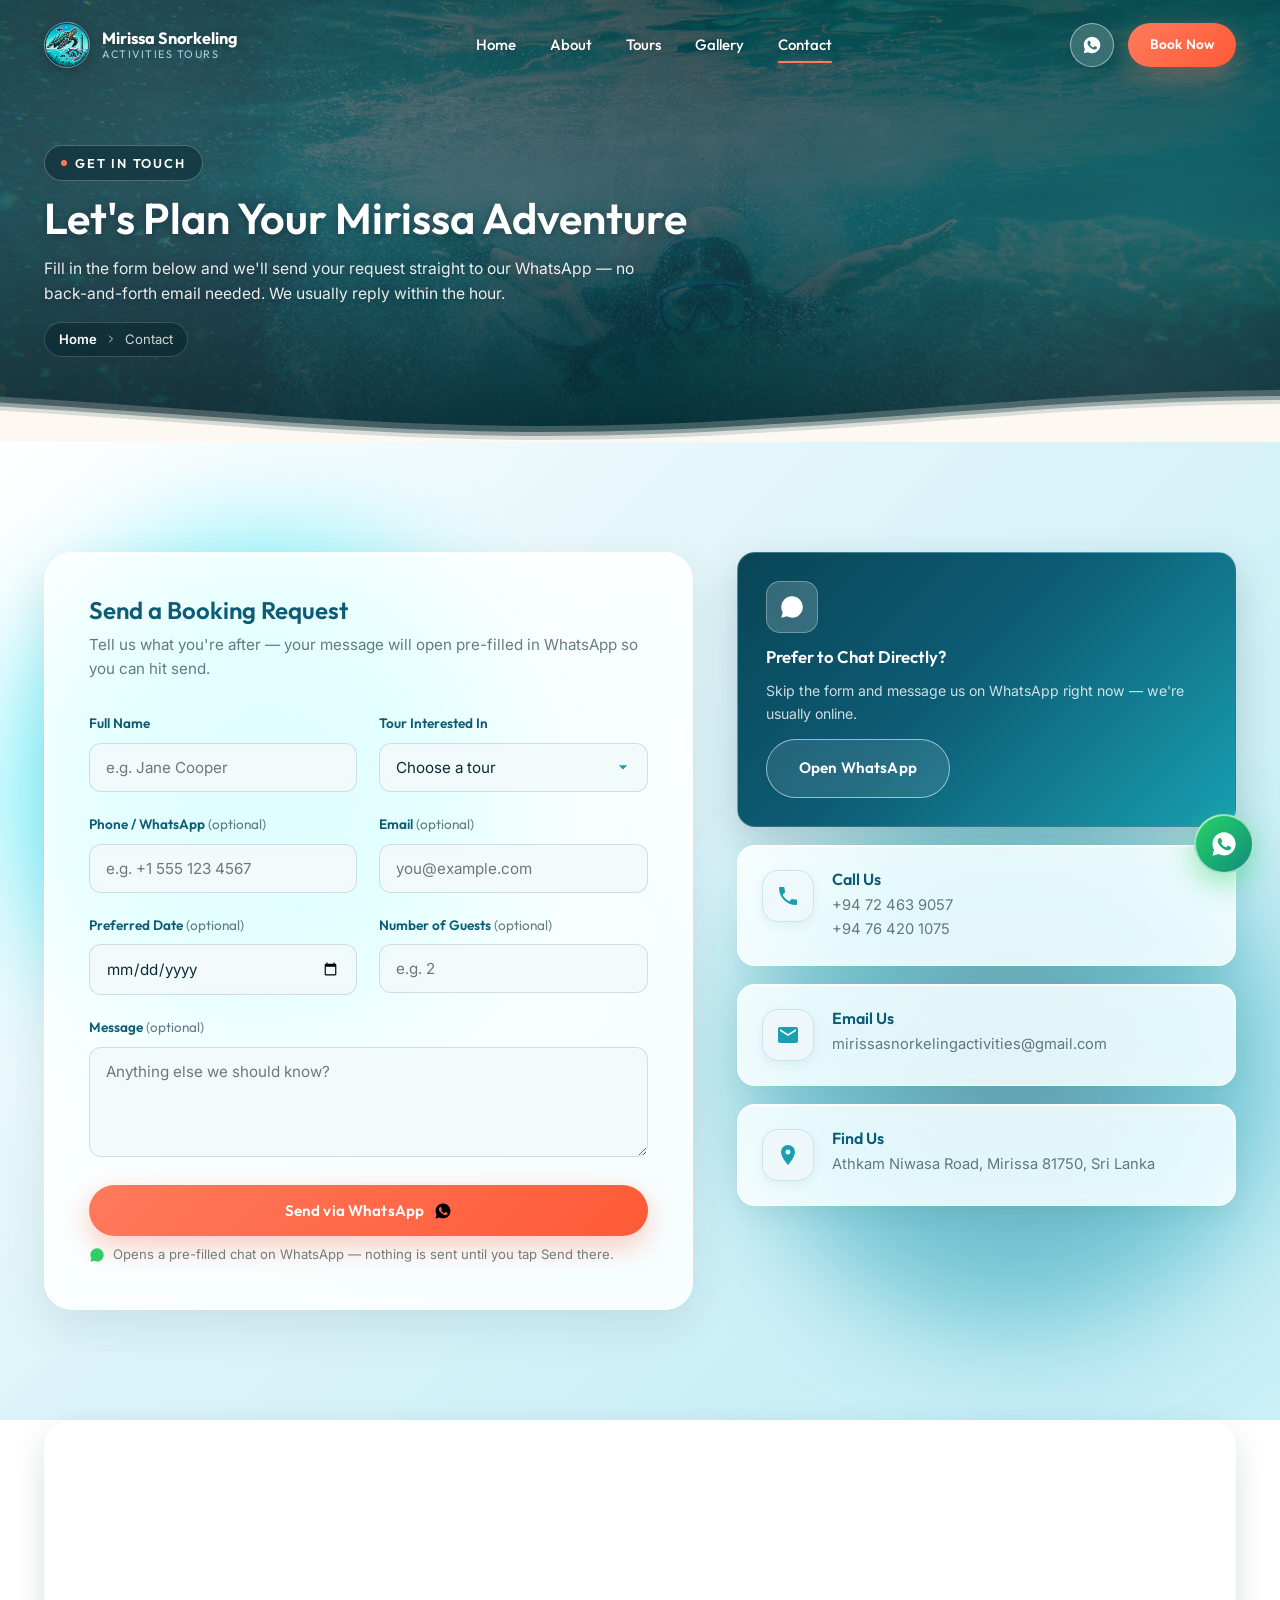
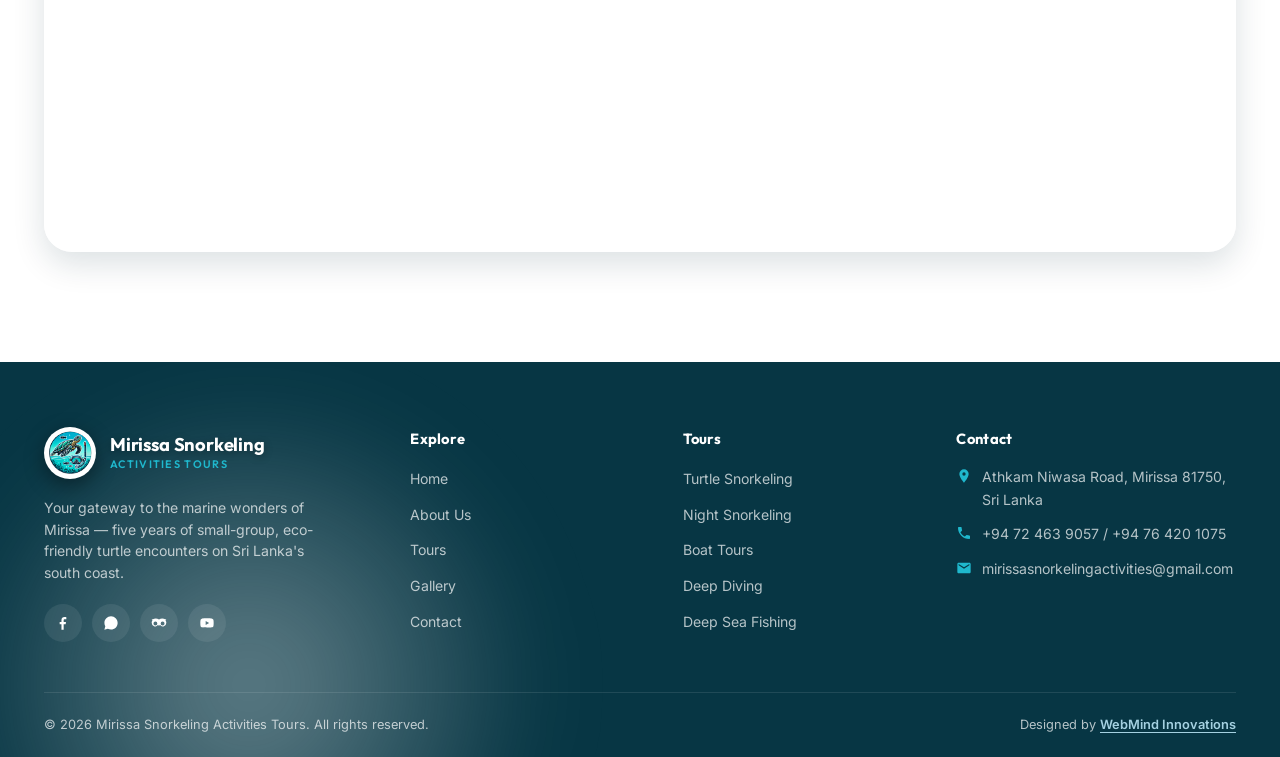
<file: contact.html>
<!DOCTYPE html>
<html lang="en">
<head>
<meta charset="UTF-8">
<meta name="viewport" content="width=device-width, initial-scale=1.0">
<title>Contact Us | Mirissa Snorkeling Activities Tours</title>
<meta name="description" content="Book your turtle snorkeling, diving, boat or fishing tour in Mirissa. Fill in the form and send your booking request straight to us on WhatsApp.">
<meta name="referrer" content="strict-origin-when-cross-origin">
<link rel="icon" href="img/Mirissa-Snorkeling-Turtles-Logo.png">
<link rel="preconnect" href="https://fonts.googleapis.com">
<link rel="preconnect" href="https://fonts.gstatic.com" crossorigin>
<link href="https://fonts.googleapis.com/css2?family=Inter:wght@400;500;600;700&family=Outfit:wght@500;600;700&display=swap" rel="stylesheet">
<link rel="stylesheet" href="css/style.css">
</head>
<body>

<!-- ============ NAVBAR ============ -->
<header class="navbar" id="navbar">
  <div class="container nav-inner">
    <a href="index.html#home" class="brand">
      <img src="img/Mirissa-Snorkeling-Turtles-Logo.png" alt="Mirissa Snorkeling Activities Tours logo">
      <span class="brand-text">
        <strong>Mirissa Snorkeling</strong>
        <span>Activities Tours</span>
      </span>
    </a>

    <nav class="nav-links" id="navLinks">
      <a href="index.html#home">Home</a>
      <a href="index.html#about">About</a>
      <a href="index.html#services">Tours</a>
      <a href="gallery.html">Gallery</a>
      <a href="contact.html" class="active">Contact</a>
    </nav>

    <div class="nav-cta">
      <a class="nav-whatsapp" href="https://wa.me/+94724639057?text=Hello%20I%20would%20like%20to%20inquire%20about%20your%20services" target="_blank" rel="noopener" aria-label="Chat on WhatsApp">
        <svg viewBox="0 0 24 24"><path d="M12.04 2C6.58 2 2.13 6.45 2.13 11.91c0 1.75.46 3.45 1.32 4.95L2.05 22l5.25-1.38a9.9 9.9 0 0 0 4.74 1.2h.01c5.46 0 9.91-4.45 9.91-9.91C21.96 6.45 17.5 2 12.04 2Zm5.8 14.02c-.24.68-1.4 1.3-1.93 1.38-.5.08-1.1.11-1.78-.11-.41-.13-.93-.3-1.6-.59-2.82-1.22-4.66-4.06-4.8-4.25-.14-.19-1.15-1.53-1.15-2.92 0-1.39.73-2.07.99-2.35.26-.28.57-.35.76-.35.19 0 .38 0 .55.01.18.01.41-.07.64.49.24.57.81 1.97.88 2.11.07.14.12.31.02.5-.09.19-.14.31-.28.47-.14.16-.29.36-.42.48-.14.14-.29.29-.12.57.16.28.72 1.19 1.55 1.93 1.06.95 1.96 1.24 2.24 1.38.28.14.44.12.61-.07.16-.19.7-.81.89-1.09.19-.28.38-.23.63-.14.26.09 1.65.78 1.93.92.28.14.47.21.53.33.07.12.07.68-.17 1.35Z"/></svg>
      </a>
      <a href="tel:+94724639057" class="btn btn-primary btn-sm">Book Now</a>
      <button class="nav-toggle" id="navToggle" aria-label="Toggle menu"><span></span></button>
    </div>
  </div>
</header>

<!-- ============ PAGE HEADER ============ -->
<section class="page-header">
  <div class="page-header-bg">
    <img src="img/contact_hero.jpg" alt="Mirissa Snorkeling Contact Hero">
  </div>
  <div class="container">
    <div class="eyebrow">Get In Touch</div>
    <h1>Let's Plan Your Mirissa Adventure</h1>
    <p>Fill in the form below and we'll send your request straight to our WhatsApp — no back-and-forth email needed. We usually reply within the hour.</p>
    <div class="crumb"><a href="index.html">Home</a><svg viewBox="0 0 24 24"><path d="M9 6l6 6-6 6" stroke="currentColor" stroke-width="2" fill="none" stroke-linecap="round" stroke-linejoin="round"/></svg><span>Contact</span></div>
  </div>
  <div class="ocean-waves" aria-hidden="true">
    <svg class="waves" xmlns="http://www.w3.org/2000/svg" viewBox="0 24 150 28" preserveAspectRatio="none" shape-rendering="auto">
      <defs>
        <path id="gentle-wave" d="M-160 44c30 0 58-18 88-18s 58 18 88 18 58-18 88-18 58 18 88 18 v44h-352z" />
      </defs>
      <g class="parallax-waves">
        <use href="#gentle-wave" x="48" y="0" class="wave-layer wave-1" />
        <use href="#gentle-wave" x="48" y="3" class="wave-layer wave-2" />
        <use href="#gentle-wave" x="48" y="5" class="wave-layer wave-3" />
        <use href="#gentle-wave" x="48" y="7" class="wave-layer wave-4" />
      </g>
    </svg>
  </div>
</section>

<!-- ============ CONTACT FORM ============ -->
<section class="contact-page section-pad">
  <div class="container">
    <div class="form-card reveal">
      <h2>Send a Booking Request</h2>
      <p>Tell us what you're after — your message will open pre-filled in WhatsApp so you can hit send.</p>

      <form id="bookingForm" novalidate>
        <div class="form-row">
          <div class="form-group">
            <label for="fullName">Full Name</label>
            <input type="text" id="fullName" name="fullName" placeholder="e.g. Jane Cooper" required>
          </div>
          <div class="form-group">
            <label for="tour">Tour Interested In</label>
            <select id="tour" name="tour" required>
              <option value="" disabled selected>Choose a tour</option>
              <option value="Turtle Snorkeling Tours (2h)">Turtle Snorkeling Tours (2h)</option>
              <option value="Night Snorkeling Tours (2h)">Night Snorkeling Tours (2h)</option>
              <option value="Boat Tours (3h)">Boat Tours (3h)</option>
              <option value="Deep Diving (45min)">Deep Diving (45min)</option>
              <option value="Deep Sea Fishing (4h)">Deep Sea Fishing (4h)</option>
              <option value="Low Deep Fishing (3h)">Low Deep Fishing (3h)</option>
              <option value="Not sure / General Inquiry">Not sure / General Inquiry</option>
            </select>
          </div>
        </div>

        <div class="form-row">
          <div class="form-group">
            <label for="phone">Phone / WhatsApp <span class="opt">(optional)</span></label>
            <input type="tel" id="phone" name="phone" placeholder="e.g. +1 555 123 4567">
          </div>
          <div class="form-group">
            <label for="email">Email <span class="opt">(optional)</span></label>
            <input type="email" id="email" name="email" placeholder="you@example.com">
          </div>
        </div>

        <div class="form-row">
          <div class="form-group">
            <label for="date">Preferred Date <span class="opt">(optional)</span></label>
            <input type="date" id="date" name="date">
          </div>
          <div class="form-group">
            <label for="guests">Number of Guests <span class="opt">(optional)</span></label>
            <input type="number" id="guests" name="guests" min="1" max="30" placeholder="e.g. 2">
          </div>
        </div>

        <div class="form-group">
          <label for="message">Message <span class="opt">(optional)</span></label>
          <textarea id="message" name="message" placeholder="Anything else we should know?"></textarea>
        </div>

        <button type="submit" class="btn btn-primary form-submit">
          Send via WhatsApp
          <svg viewBox="0 0 24 24"><path d="M12.04 2C6.58 2 2.13 6.45 2.13 11.91c0 1.75.46 3.45 1.32 4.95L2.05 22l5.25-1.38a9.9 9.9 0 0 0 4.74 1.2h.01c5.46 0 9.91-4.45 9.91-9.91C21.96 6.45 17.5 2 12.04 2Zm5.8 14.02c-.24.68-1.4 1.3-1.93 1.38-.5.08-1.1.11-1.78-.11-.41-.13-.93-.3-1.6-.59-2.82-1.22-4.66-4.06-4.8-4.25-.14-.19-1.15-1.53-1.15-2.92 0-1.39.73-2.07.99-2.35.26-.28.57-.35.76-.35.19 0 .38 0 .55.01.18.01.41-.07.64.49.24.57.81 1.97.88 2.11.07.14.12.31.02.5-.09.19-.14.31-.28.47-.14.16-.29.36-.42.48-.14.14-.29.29-.12.57.16.28.72 1.19 1.55 1.93 1.06.95 1.96 1.24 2.24 1.38.28.14.44.12.61-.07.16-.19.7-.81.89-1.09.19-.28.38-.23.63-.14.26.09 1.65.78 1.93.92.28.14.47.21.53.33.07.12.07.68-.17 1.35Z"/></svg>
        </button>

        <div class="form-status error" id="formStatus">
          <svg viewBox="0 0 24 24"><path d="M12 2 2 21h20L12 2Zm0 5 6.5 12h-13L12 7Zm-1 4v4h2v-4Zm0 5v2h2v-2Z"/></svg>
          <span id="formStatusText">Please enter your name and choose a tour.</span>
        </div>

        <div class="form-foot">
          <div class="hint">
            <svg viewBox="0 0 24 24"><path d="M12.04 2C6.58 2 2.13 6.45 2.13 11.91c0 1.75.46 3.45 1.32 4.95L2.05 22l5.25-1.38a9.9 9.9 0 0 0 4.74 1.2h.01c5.46 0 9.91-4.45 9.91-9.91C21.96 6.45 17.5 2 12.04 2Z"/></svg>
            Opens a pre-filled chat on WhatsApp — nothing is sent until you tap Send there.
          </div>
        </div>
      </form>
    </div>

    <div class="contact-side">
      <div class="wa-quick-card reveal">
        <div class="icon"><svg viewBox="0 0 24 24"><path d="M12.04 2C6.58 2 2.13 6.45 2.13 11.91c0 1.75.46 3.45 1.32 4.95L2.05 22l5.25-1.38a9.9 9.9 0 0 0 4.74 1.2h.01c5.46 0 9.91-4.45 9.91-9.91C21.96 6.45 17.5 2 12.04 2Z"/></svg></div>
        <h4>Prefer to Chat Directly?</h4>
        <p>Skip the form and message us on WhatsApp right now — we're usually online.</p>
        <a href="https://wa.me/+94724639057?text=Hello%20I%20would%20like%20to%20inquire%20about%20your%20services" target="_blank" rel="noopener" class="btn btn-outline" style="border-color:rgba(255,255,255,.55)">Open WhatsApp</a>
      </div>

      <div class="contact-card reveal">
        <div class="icon"><svg viewBox="0 0 24 24"><path d="M6.6 10.8c1.4 2.8 3.8 5.1 6.6 6.6l2.2-2.2c.3-.3.7-.4 1-.2 1.1.4 2.3.6 3.6.6.6 0 1 .4 1 1V20c0 .6-.4 1-1 1C10.6 21 3 13.4 3 4c0-.6.4-1 1-1h3.5c.6 0 1 .4 1 1 0 1.3.2 2.5.6 3.6.1.4 0 .8-.2 1L6.6 10.8z"/></svg></div>
        <div><h4>Call Us</h4><a href="tel:+94724639057">+94 72 463 9057</a><a href="tel:+94764201075">+94 76 420 1075</a></div>
      </div>

      <div class="contact-card reveal">
        <div class="icon"><svg viewBox="0 0 24 24"><path d="M20 4H4c-1.1 0-2 .9-2 2v12c0 1.1.9 2 2 2h16c1.1 0 2-.9 2-2V6c0-1.1-.9-2-2-2zm0 4-8 5-8-5V6l8 5 8-5v2z"/></svg></div>
        <div><h4>Email Us</h4><a href="mailto:mirissasnorkelingactivities@gmail.com">mirissasnorkelingactivities@gmail.com</a></div>
      </div>

      <div class="contact-card reveal">
        <div class="icon"><svg viewBox="0 0 24 24"><path d="M12 2a7 7 0 0 0-7 7c0 5.2 7 13 7 13s7-7.8 7-13a7 7 0 0 0-7-7Zm0 9.5A2.5 2.5 0 1 1 12 6.5a2.5 2.5 0 0 1 0 5Z"/></svg></div>
        <div><h4>Find Us</h4><a href="https://maps.app.goo.gl/ZewMtkXMhw93Hzzp9" target="_blank" rel="noopener">Athkam Niwasa Road, Mirissa 81750, Sri Lanka</a></div>
      </div>
    </div>
  </div>
</section>

<!-- ============ MAP ============ -->
<section class="section-pad" style="padding-top:0">
  <div class="container">
    <div class="contact-map reveal">
      <iframe src="https://www.google.com/maps/embed?pb=!1m14!1m8!1m3!1d3968.4134626165733!2d80.4747687!3d5.937609!3m2!1i1024!2i768!4f13.1!3m3!1m2!1s0x3ae13f0054b77775%3A0xd1f8188304a242b4!2smirissa%20snorkeling%20activities%20tours!5e0!3m2!1sen!2slk!4v1786988758531!5m2!1sen!2slk" width="600" height="450" style="border:0;" allowfullscreen="" loading="lazy" referrerpolicy="strict-origin-when-cross-origin" title="Mirissa Snorkeling Activities Tours on Google Maps"></iframe>
    </div>
  </div>
</section>

<!-- ============ FOOTER ============ -->
<footer class="site-footer">
  <div class="container">
    <div class="footer-top">
      <div class="footer-brand">
        <a href="index.html#home" class="brand">
          <img src="img/Mirissa-Snorkeling-Turtles-Logo.png" alt="Mirissa Snorkeling Activities Tours logo">
          <span class="brand-text">
            <strong>Mirissa Snorkeling</strong>
            <span>Activities Tours</span>
          </span>
        </a>
        <p>Your gateway to the marine wonders of Mirissa — five years of small-group, eco-friendly turtle encounters on Sri Lanka's south coast.</p>
        <div class="footer-social">
          <a href="https://web.facebook.com/profile.php?id=61569906193063" target="_blank" rel="noopener" aria-label="Facebook"><svg viewBox="0 0 24 24"><path d="M13 22v-8h3l.5-3.5H13V8.3c0-1 .3-1.8 1.8-1.8H17V3.2C16.6 3.1 15.5 3 14.2 3 11.5 3 9.7 4.6 9.7 7.6v2.9H7V14h2.7v8Z"/></svg></a>
          <a href="https://wa.me/+94724639057" target="_blank" rel="noopener" aria-label="WhatsApp"><svg viewBox="0 0 24 24"><path d="M12.04 2C6.58 2 2.13 6.45 2.13 11.91c0 1.75.46 3.45 1.32 4.95L2.05 22l5.25-1.38a9.9 9.9 0 0 0 4.74 1.2h.01c5.46 0 9.91-4.45 9.91-9.91C21.96 6.45 17.5 2 12.04 2Z"/></svg></a>
          <a href="https://www.tripadvisor.com/Attraction_Review-g1407334-d28508509-Reviews-Best_Of_Turtle_Snorkeling_Tours_Mirissa-Mirissa_Southern_Province.html" target="_blank" rel="noopener" aria-label="TripAdvisor"><svg viewBox="0 0 24 24"><path d="M12 6.6c-2.6-1.7-6.2-1.9-9.3-.4L1 6.9l1.2 1.3A5.4 5.4 0 0 0 1 11.7a5.3 5.3 0 0 0 9.6 3.1L12 16.6l1.4-1.8a5.3 5.3 0 0 0 9.6-3.1c0-1.4-.5-2.6-1.2-3.5L23 6.9l-1.7-.7c-3.1-1.5-6.7-1.3-9.3.4Zm-5.4 9a2.9 2.9 0 1 1 0-5.8 2.9 2.9 0 0 1 0 5.8Zm10.8 0a2.9 2.9 0 1 1 0-5.8 2.9 2.9 0 0 1 0 5.8Z"/></svg></a>
          <a href="https://youtube.com/@tharushashamal-f5q" target="_blank" rel="noopener" aria-label="YouTube"><svg viewBox="0 0 24 24"><path d="M22 12s0-3.2-.4-4.7c-.2-.9-.9-1.6-1.8-1.8C18.3 5 12 5 12 5s-6.3 0-7.8.5c-.9.2-1.6.9-1.8 1.8C2 8.8 2 12 2 12s0 3.2.4 4.7c.2.9.9 1.6 1.8 1.8C5.7 19 12 19 12 19s6.3 0 7.8-.5c.9-.2 1.6-.9 1.8-1.8.4-1.5.4-4.7.4-4.7ZM10 15V9l5.2 3Z"/></svg></a>
        </div>
      </div>

      <div class="footer-col">
        <h5>Explore</h5>
        <ul>
          <li><a href="index.html#home">Home</a></li>
          <li><a href="index.html#about">About Us</a></li>
          <li><a href="index.html#services">Tours</a></li>
          <li><a href="gallery.html">Gallery</a></li>
          <li><a href="contact.html">Contact</a></li>
        </ul>
      </div>

      <div class="footer-col">
        <h5>Tours</h5>
        <ul>
          <li><a href="index.html#services">Turtle Snorkeling</a></li>
          <li><a href="index.html#services">Night Snorkeling</a></li>
          <li><a href="index.html#services">Boat Tours</a></li>
          <li><a href="index.html#services">Deep Diving</a></li>
          <li><a href="index.html#services">Deep Sea Fishing</a></li>
        </ul>
      </div>

      <div class="footer-col">
        <h5>Contact</h5>
        <div class="contact-line"><svg viewBox="0 0 24 24"><path d="M12 2a7 7 0 0 0-7 7c0 5.2 7 13 7 13s7-7.8 7-13a7 7 0 0 0-7-7Zm0 9.5A2.5 2.5 0 1 1 12 6.5a2.5 2.5 0 0 1 0 5Z"/></svg><a href="https://maps.app.goo.gl/ZewMtkXMhw93Hzzp9" target="_blank" rel="noopener" style="color:inherit">Athkam Niwasa Road, Mirissa 81750, Sri Lanka</a></div>
        <div class="contact-line"><svg viewBox="0 0 24 24"><path d="M6.6 10.8c1.4 2.8 3.8 5.1 6.6 6.6l2.2-2.2c.3-.3.7-.4 1-.2 1.1.4 2.3.6 3.6.6.6 0 1 .4 1 1V20c0 .6-.4 1-1 1C10.6 21 3 13.4 3 4c0-.6.4-1 1-1h3.5c.6 0 1 .4 1 1 0 1.3.2 2.5.6 3.6.1.4 0 .8-.2 1L6.6 10.8z"/></svg><span>+94 72 463 9057 / +94 76 420 1075</span></div>
        <div class="contact-line"><svg viewBox="0 0 24 24"><path d="M20 4H4c-1.1 0-2 .9-2 2v12c0 1.1.9 2 2 2h16c1.1 0 2-.9 2-2V6c0-1.1-.9-2-2-2zm0 4-8 5-8-5V6l8 5 8-5v2z"/></svg><span>mirissasnorkelingactivities@gmail.com</span></div>
      </div>
    </div>

    <div class="footer-bottom">
      <span>© <span id="year"></span> Mirissa Snorkeling Activities Tours. All rights reserved.</span>
      <span>Designed by <a href="https://www.facebook.com/share/192YZzfC4R/?mibextid=wwXIfr" target="_blank" rel="noopener">WebMind Innovations</a></span>
    </div>
  </div>
</footer>

<!-- ============ FLOATING ACTIONS ============ -->
<a href="https://wa.me/+94724639057?text=Hello%20I%20would%20like%20to%20inquire%20about%20your%20services" target="_blank" rel="noopener" class="float-whatsapp" aria-label="Chat on WhatsApp">
  <span class="wa-label">Chat &amp; Book on WhatsApp</span>
  <svg viewBox="0 0 24 24"><path d="M12.04 2C6.58 2 2.13 6.45 2.13 11.91c0 1.75.46 3.45 1.32 4.95L2.05 22l5.25-1.38a9.9 9.9 0 0 0 4.74 1.2h.01c5.46 0 9.91-4.45 9.91-9.91C21.96 6.45 17.5 2 12.04 2Zm5.8 14.02c-.24.68-1.4 1.3-1.93 1.38-.5.08-1.1.11-1.78-.11-.41-.13-.93-.3-1.6-.59-2.82-1.22-4.66-4.06-4.8-4.25-.14-.19-1.15-1.53-1.15-2.92 0-1.39.73-2.07.99-2.35.26-.28.57-.35.76-.35.19 0 .38 0 .55.01.18.01.41-.07.64.49.24.57.81 1.97.88 2.11.07.14.12.31.02.5-.09.19-.14.31-.28.47-.14.16-.29.36-.42.48-.14.14-.29.29-.12.57.16.28.72 1.19 1.55 1.93 1.06.95 1.96 1.24 2.24 1.38.28.14.44.12.61-.07.16-.19.7-.81.89-1.09.19-.28.38-.23.63-.14.26.09 1.65.78 1.93.92.28.14.47.21.53.33.07.12.07.68-.17 1.35Z"/></svg>
</a>
<button class="back-top" id="backTop" aria-label="Back to top"><svg viewBox="0 0 24 24"><path d="M12 4l-8 8h5v8h6v-8h5z"/></svg></button>

<script src="js/main.js"></script>
</body>
</html>
</file>
<file: css/style.css>
/* ==========================================================================
   Mirissa Snorkeling Activities Tours — Modern Redesign
   Theme: Ocean Blue (#0D5C75 / #199FB1 / #A5D1E1)
   ========================================================================== */

:root{
  --deep:      #0D5C75;
  --deep-2:    #073644;
  --teal:      #199FB1;
  --teal-2:    #1FB8CD;
  --teal-glow: #00E5FF;
  --sky:       #A5D1E1;
  --foam:      #EFF8FA;
  --sand:      #FDF9F2;
  --coral:     #FF7A5C;
  --coral-2:   #F0603F;
  --coral-glow:#FFA58A;
  --gold:      #FFB800;
  --gold-glow: #FFE082;
  --ink:       #0B2B33;
  --ink-60:    rgba(11,43,51,.62);
  --white:     #ffffff;

  --grad-ocean: linear-gradient(135deg, #094556 0%, #0D5C75 45%, #199FB1 100%);
  --grad-hero:  linear-gradient(180deg, rgba(6,32,41,.52) 0%, rgba(7,54,68,.58) 45%, rgba(6,35,44,.94) 100%);
  --grad-coral: linear-gradient(135deg, #FF7A5C 0%, #FF5A36 100%);
  --grad-bio:   linear-gradient(135deg, #6ee7b7 0%, #38bdf8 50%, #818cf8 100%);

  --radius-sm: 12px;
  --radius-md: 18px;
  --radius-lg: 28px;
  --shadow-sm: 0 4px 16px rgba(9,45,56,.08);
  --shadow-md: 0 12px 32px rgba(9,45,56,.14);
  --shadow-lg: 0 24px 60px rgba(9,45,56,.20);
  --shadow-glow: 0 18px 45px rgba(25,159,177,.28);

  /* Glassmorphism System Tokens */
  --glass-bg:           rgba(255, 255, 255, 0.72);
  --glass-bg-hover:     rgba(255, 255, 255, 0.88);
  --glass-border:       1px solid rgba(255, 255, 255, 0.85);
  --glass-border-subtle:1px solid rgba(13, 92, 117, 0.12);
  --glass-blur:         blur(16px) saturate(180%);
  --glass-shadow:       0 12px 34px rgba(9, 45, 56, 0.08), inset 0 1px 1px rgba(255, 255, 255, 0.9);
  
  --glass-dark-bg:      rgba(6, 32, 41, 0.62);
  --glass-dark-border:  1px solid rgba(255, 255, 255, 0.18);
  --glass-dark-blur:    blur(20px) saturate(190%);
  --glass-dark-shadow:  0 16px 40px rgba(0, 0, 0, 0.32), inset 0 1px 0 rgba(255, 255, 255, 0.2);

  --container: 1240px;
  --ff-head: 'Outfit', 'Poppins', sans-serif;
  --ff-body: 'Inter', sans-serif;
}

*,*::before,*::after{ box-sizing:border-box; margin:0; padding:0; }
html{ scroll-behavior:smooth; }
body{
  font-family:var(--ff-body);
  color:var(--ink);
  background:var(--white);
  line-height:1.6;
  overflow-x:hidden;
  -webkit-font-smoothing:antialiased;
}
img{ max-width:100%; display:block; }
a{ text-decoration:none; color:inherit; }
ul{ list-style:none; }
button{ font-family:inherit; cursor:pointer; border:none; background:none; }
.container{ width:100%; max-width:var(--container); margin-inline:auto; padding-inline:24px; }
section{ position:relative; }
section[id]{ scroll-margin-top: 100px; }
h1,h2,h3,h4{ font-family:var(--ff-head); color:var(--deep); line-height:1.15; font-weight:600; }
::selection{ background:var(--teal); color:var(--white); }

/* ---------- Scroll reveal ---------- */
.reveal{ opacity:0; transform:translateY(36px); transition:opacity .8s cubic-bezier(.16,.8,.3,1), transform .8s cubic-bezier(.16,.8,.3,1); }
.reveal.in{ opacity:1; transform:translateY(0); }
.reveal-delay-1{ transition-delay:.1s; }
.reveal-delay-2{ transition-delay:.2s; }
.reveal-delay-3{ transition-delay:.3s; }
.reveal-delay-4{ transition-delay:.4s; }

/* ---------- Eyebrow / section heading ---------- */
.eyebrow{
  display:inline-flex; align-items:center; gap:8px;
  font-family:var(--ff-head); font-weight:600; font-size:.8rem;
  letter-spacing:.14em; text-transform:uppercase; color:var(--teal);
  background:var(--foam); border:1px solid var(--sky);
  padding:7px 16px; border-radius:999px; margin-bottom:18px;
}
.eyebrow::before{ content:''; width:6px; height:6px; border-radius:50%; background:var(--coral); }
.section-head{ max-width:640px; margin-bottom:56px; }
.section-head.center{ margin-inline:auto; text-align:center; }
.section-head h2{ font-size:clamp(1.9rem,3.6vw,2.75rem); margin-bottom:14px; }
.section-head p{ color:var(--ink-60); font-size:1.05rem; }
.section-pad{ padding:110px 0; }
@media (max-width:768px){ .section-pad{ padding:72px 0; } }

/* ---------- Buttons ---------- */
.btn{
  display:inline-flex; align-items:center; justify-content:center; gap:10px;
  padding:16px 32px; border-radius:999px; font-family:var(--ff-head);
  font-weight:600; font-size:.95rem; letter-spacing:.01em;
  transition:transform .35s cubic-bezier(.16,.8,.3,1), box-shadow .35s, background .35s, color .35s;
  white-space:nowrap;
  position:relative;
  overflow:hidden;
}
.btn-primary{
  background:var(--grad-coral);
  color:var(--white);
  box-shadow:0 10px 28px rgba(255,122,92,.4);
}
.btn-primary::after{
  content:'';
  position:absolute;
  top:-50%; left:-70%;
  width:45%; height:200%;
  background:linear-gradient(90deg, transparent, rgba(255,255,255,0.4), transparent);
  transform:rotate(25deg);
  animation:btn-shine 4.5s ease-in-out infinite;
}
@keyframes btn-shine{
  0%, 65%{ left:-70%; }
  100%{ left:150%; }
}
.btn-primary:hover{
  background:linear-gradient(135deg, var(--coral-2) 0%, #e04825 100%);
  transform:translateY(-3px) scale(1.02);
  box-shadow:0 16px 36px rgba(255,122,92,.52);
}
.btn-outline{ background:rgba(255,255,255,.1); color:var(--white); border:1.5px solid rgba(255,255,255,.55); backdrop-filter:blur(8px); }
.btn-outline:hover{ background:var(--white); color:var(--deep); transform:translateY(-3px) scale(1.02); box-shadow:0 12px 28px rgba(0,0,0,.15); }
.btn-teal{ background:linear-gradient(135deg, var(--teal) 0%, var(--teal-2) 100%); color:var(--white); box-shadow:0 10px 26px rgba(25,159,177,.36); }
.btn-teal:hover{ background:linear-gradient(135deg, var(--deep) 0%, var(--teal) 100%); transform:translateY(-3px) scale(1.02); box-shadow:var(--shadow-glow); }
.btn-sm{ padding:11px 22px; font-size:.85rem; }
.btn svg{ width:18px; height:18px; }

/* =====================================================================
   NAVBAR (Glassmorphic)
   ===================================================================== */
.navbar{
  position:fixed; inset:0 0 auto 0; z-index:1000;
  padding:22px 0; transition:all .4s cubic-bezier(.16,.8,.3,1);
}
.navbar .container{ display:flex; align-items:center; justify-content:space-between; gap:24px; }
.nav-inner{
  width:100%; display:flex; align-items:center; justify-content:space-between;
  gap:24px;
}
.navbar.scrolled{
  padding:12px 0;
  background:rgba(253,249,242,.82);
  backdrop-filter:blur(20px) saturate(180%);
  -webkit-backdrop-filter:blur(20px) saturate(180%);
  border-bottom:1px solid rgba(255,255,255,.65);
  box-shadow:0 8px 32px rgba(9,45,56,.08), inset 0 1px 0 rgba(255,255,255,.9);
}
.brand{ display:flex; align-items:center; gap:12px; font-family:var(--ff-head); }
.brand img{
  height:46px; width:46px; border-radius:50%; object-fit:cover;
  box-shadow:0 4px 14px rgba(0,0,0,.2);
  border:1.5px solid rgba(255,255,255,.4);
  transition:transform .3s ease;
}
.brand:hover img{ transform:scale(1.05) rotate(-3deg); }
.brand-text{ display:flex; flex-direction:column; line-height:1.15; }
.brand-text strong{ font-size:1.02rem; color:var(--white); transition:color .4s; text-shadow:0 2px 8px rgba(0,0,0,.3); }
.brand-text span{ font-size:.68rem; letter-spacing:.14em; text-transform:uppercase; color:var(--sky); transition:color .4s; }
.navbar.scrolled .brand-text strong{ color:var(--deep); text-shadow:none; }
.navbar.scrolled .brand-text span{ color:var(--teal); }

.nav-links{ display:flex; align-items:center; gap:34px; }
.nav-links a{
  font-family:var(--ff-head); font-weight:500; font-size:.94rem; color:var(--white);
  position:relative; padding-block:4px; transition:color .3s, transform .2s;
  text-shadow:0 1px 6px rgba(0,0,0,.25);
}
.nav-links a::after{
  content:''; position:absolute; left:0; right:100%; bottom:-2px; height:2.5px;
  background:var(--coral); border-radius:999px;
  box-shadow:0 0 10px rgba(255,122,92,.6);
  transition:right .35s cubic-bezier(.16,.8,.3,1);
}
.nav-links a:hover::after, .nav-links a.active::after{ right:0; }
.navbar.scrolled .nav-links a{ color:var(--ink); text-shadow:none; }
.navbar.scrolled .nav-links a:hover{ color:var(--teal); }

.nav-cta{ display:flex; align-items:center; gap:14px; }
.nav-whatsapp{
  width:44px; height:44px; border-radius:50%; display:flex; align-items:center; justify-content:center;
  background:rgba(255,255,255,.16);
  backdrop-filter:blur(10px);
  -webkit-backdrop-filter:blur(10px);
  border:1.5px solid rgba(255,255,255,.5);
  box-shadow:0 4px 14px rgba(0,0,0,.15);
  transition:all .3s cubic-bezier(.16,.8,.3,1);
}
.navbar.scrolled .nav-whatsapp{
  background:rgba(239,248,250,.85);
  border-color:rgba(165,209,225,.6);
  box-shadow:0 4px 12px rgba(9,45,56,.06);
}
.nav-whatsapp svg{ width:20px; height:20px; fill:var(--white); transition:fill .3s, transform .3s; }
.navbar.scrolled .nav-whatsapp svg{ fill:#25D366; }
.nav-whatsapp:hover{
  background:#25D366; border-color:#25D366;
  transform:scale(1.08) translateY(-2px);
  box-shadow:0 8px 20px rgba(37,211,102,.45);
}
.nav-whatsapp:hover svg{ fill:var(--white); transform:scale(1.05); }

.nav-toggle{
  display:none; width:44px; height:44px; border-radius:50%; align-items:center; justify-content:center;
  background:rgba(255,255,255,.16);
  backdrop-filter:blur(10px);
  -webkit-backdrop-filter:blur(10px);
  border:1.5px solid rgba(255,255,255,.5);
}
.navbar.scrolled .nav-toggle{ background:rgba(239,248,250,.85); border-color:rgba(165,209,225,.6); }
.nav-toggle span{ display:block; width:20px; height:2px; background:var(--white); position:relative; transition:.3s; }
.navbar.scrolled .nav-toggle span{ background:var(--deep); }
.nav-toggle span::before,.nav-toggle span::after{ content:''; position:absolute; left:0; width:20px; height:2px; background:inherit; transition:.3s; }
.nav-toggle span::before{ top:-7px; } .nav-toggle span::after{ top:7px; }
body.menu-open .nav-toggle span{ background:transparent; }
body.menu-open .nav-toggle span::before{ transform:rotate(45deg); top:0; background:var(--deep); }
body.menu-open .nav-toggle span::after{ transform:rotate(-45deg); top:0; background:var(--deep); }

@media (max-width:960px){
  body.menu-open::before{
    content:'';
    position:fixed;
    inset:0;
    background:rgba(6,32,41,.55);
    backdrop-filter:blur(8px);
    -webkit-backdrop-filter:blur(8px);
    z-index:995;
    animation:fadeIn .3s forwards;
  }
  .nav-links{
    position:fixed;
    top:80px;
    right:16px;
    width:min(68vw, 260px);
    height:auto;
    max-height:calc(100vh - 105px);
    background:rgba(255, 255, 255, 0.88);
    backdrop-filter:blur(24px) saturate(190%);
    -webkit-backdrop-filter:blur(24px) saturate(190%);
    border:1px solid rgba(255, 255, 255, 0.9);
    border-radius:22px;
    flex-direction:column;
    justify-content:center;
    align-items:stretch;
    gap:6px;
    transform:translateY(-10px) scale(0.95);
    opacity:0;
    visibility:hidden;
    transition:all .3s cubic-bezier(.16,.8,.3,1);
    box-shadow:0 24px 60px rgba(6,32,41,.25), inset 0 1px 2px rgba(255,255,255,0.9);
    padding:20px 14px;
    z-index:999;
  }
  body.menu-open .nav-links{
    transform:translateY(0) scale(1);
    opacity:1;
    visibility:visible;
  }
  body.menu-open .nav-links a{
    animation:mobileNavFade .32s cubic-bezier(.16,.8,.3,1) both;
  }
  body.menu-open .nav-links a:nth-child(1){ animation-delay:.04s; }
  body.menu-open .nav-links a:nth-child(2){ animation-delay:.08s; }
  body.menu-open .nav-links a:nth-child(3){ animation-delay:.12s; }
  body.menu-open .nav-links a:nth-child(4){ animation-delay:.16s; }
  body.menu-open .nav-links a:nth-child(5){ animation-delay:.20s; }
  body.menu-open .nav-links a:nth-child(6){ animation-delay:.24s; }
  body.menu-open .nav-links a:nth-child(7){ animation-delay:.28s; }

  .nav-links a{
    color:var(--deep);
    font-size:1.02rem;
    font-weight:600;
    text-align:center;
    padding:11px 16px;
    border-radius:14px;
    transition:all .25s ease;
    text-shadow:none;
  }
  .nav-links a::after{ display:none; }
  .nav-links a:hover, .nav-links a.active{
    background:rgba(25,159,177,.14);
    color:var(--teal);
    transform:scale(1.02);
  }
  .nav-toggle{ display:flex; z-index:999; }
}

@keyframes mobileNavFade{
  0%{ opacity:0; transform:translateX(14px) scale(0.96); }
  100%{ opacity:1; transform:translateX(0) scale(1); }
}

@keyframes fadeIn{
  from{ opacity:0; }
  to{ opacity:1; }
}

@media (max-width:480px){
  .nav-inner{ gap:10px; }
  .brand{ gap:8px; }
  .brand img{ height:38px; width:38px; }
  .brand-text strong{ font-size:.85rem; }
  .brand-text span{ font-size:.56rem; letter-spacing:.08em; }
  .nav-cta{ gap:8px; }
  .nav-whatsapp{ display:none; }
  .btn.btn-sm{ padding:11px 16px; font-size:.8rem; }
}

/* =====================================================================
   HERO
   ===================================================================== */
.hero{
  position:relative; min-height:100vh; min-height:100dvh; display:flex; align-items:center;
  overflow:hidden; isolation:isolate; padding:130px 0 60px;
}
.hero-media{ position:absolute; inset:0; z-index:-2; width:100%; height:100%; overflow:hidden; }
.hero-media video, .hero-media img{ width:100%; height:100%; object-fit:cover; }
.hero-media::after{ content:''; position:absolute; inset:0; background:var(--grad-hero); z-index:1; }
.hero .container{ position:relative; z-index:2; width:100%; }
.hero-content{ max-width:760px; }

.hero-badge{
  display:inline-flex; align-items:center; gap:8px; padding:7px 16px 7px 8px;
  background:rgba(6, 32, 41, 0.45);
  border:1px solid rgba(255,255,255,.28);
  backdrop-filter:blur(14px) saturate(180%);
  -webkit-backdrop-filter:blur(14px) saturate(180%);
  border-radius:999px; color:var(--white);
  font-size:.82rem; font-weight:500; margin-bottom:20px;
  box-shadow:0 8px 24px rgba(0,0,0,.2), inset 0 1px 0 rgba(255,255,255,.25);
  white-space:nowrap; max-width:100%;
}
.hero-badge b{
  background:var(--grad-coral); color:var(--white); font-family:var(--ff-head);
  font-size:.72rem; padding:3px 10px; border-radius:999px; letter-spacing:.03em;
  white-space:nowrap; flex-shrink:0; display:inline-block;
  box-shadow:0 2px 12px rgba(255,122,92,.55);
  animation:badge-pulse 2.8s ease-in-out infinite;
}
@keyframes badge-pulse{
  0%, 100%{ transform:scale(1); }
  50%{ transform:scale(1.05); }
}
.hero h1{
  color:var(--white); font-size:clamp(2.3rem, 4.6vw, 3.85rem); line-height:1.14; font-weight:700;
  letter-spacing:-.02em; margin-bottom:18px; text-shadow:0 4px 30px rgba(0,0,0,.35);
}
.hero h1 em{
  font-style:normal;
  background:var(--grad-bio);
  -webkit-background-clip:text;
  -webkit-text-fill-color:transparent;
  display:inline-block;
  filter:drop-shadow(0 2px 16px rgba(56, 189, 248, 0.4));
  position:relative;
}
.hero p.lead{ color:rgba(255,255,255,.94); font-size:clamp(1rem, 1.35vw, 1.12rem); line-height:1.6; max-width:600px; margin-bottom:30px; text-shadow:0 2px 12px rgba(0,0,0,.25); }
.hero-actions{ display:flex; flex-wrap:wrap; gap:16px; margin-bottom:38px; }

.hero-stats{
  display:flex; flex-wrap:wrap; gap:12px;
  background:rgba(6, 32, 41, 0.45);
  backdrop-filter:blur(16px) saturate(180%);
  -webkit-backdrop-filter:blur(16px) saturate(180%);
  border:1px solid rgba(255,255,255,.18);
  border-radius:20px; padding:18px 24px; max-width:640px;
  box-shadow:0 12px 36px rgba(0,0,0,.25), inset 0 1px 1px rgba(255,255,255,.18);
}
.hero-stats .stat{ flex:1; min-width:110px; transition:transform .3s ease; }
.hero-stats .stat:hover{ transform:translateY(-2px); }
.hero-stats .stat strong{
  display:block; font-family:var(--ff-head); font-size:clamp(1.4rem, 2.1vw, 1.85rem);
  color:var(--white); text-shadow:0 2px 10px rgba(0,0,0,.3);
  font-variant-numeric:tabular-nums;
}
.hero-stats .stat span{ color:rgba(255,255,255,.8); font-size:.82rem; }

.scroll-cue{
  position:absolute; bottom:30px; right:40px; z-index:2;
  display:flex; flex-direction:column; align-items:center; gap:8px; color:rgba(255,255,255,.8);
  font-size:.7rem; letter-spacing:.16em; text-transform:uppercase;
}
.scroll-cue .line{ width:1px; height:32px; background:linear-gradient(var(--white),transparent); position:relative; overflow:hidden; }
.scroll-cue .line::after{ content:''; position:absolute; top:-40%; left:0; width:100%; height:40%; background:var(--white); animation:scrollcue 1.8s infinite; }
@keyframes scrollcue{ 0%{ top:-40%; } 100%{ top:100%; } }

/* Laptop / Compact Screen Height adjustments */
@media (max-height:820px){
  .hero{ padding:115px 0 45px; }
  .hero-badge{ margin-bottom:16px; }
  .hero h1{ font-size:clamp(2.1rem, 4.2vw, 3.4rem); margin-bottom:14px; }
  .hero p.lead{ font-size:.98rem; margin-bottom:24px; }
  .hero-actions{ margin-bottom:28px; }
  .hero-stats{ padding:14px 18px; }
  .hero-stats .stat strong{ font-size:1.5rem; }
  .scroll-cue{ display:none; }
}

@media (max-width:900px){
  .hero{ min-height:auto; padding:120px 0 50px; }
  .scroll-cue{ display:none; }
}

@media (max-width:540px){
  .hero{ padding:105px 0 45px; }
  .hero-badge{
    font-size:.72rem;
    padding:4px 10px 4px 5px;
    gap:6px;
    margin-bottom:16px;
  }
  .hero-badge b{
    font-size:.64rem;
    padding:2px 7px;
  }
  .hero h1{
    font-size:clamp(1.95rem, 8.5vw, 2.6rem);
    margin-bottom:14px;
    line-height:1.16;
  }
  .hero p.lead{
    font-size:.92rem;
    margin-bottom:22px;
    line-height:1.55;
  }
  .hero-actions{
    flex-direction:column;
    gap:10px;
    margin-bottom:26px;
  }
  .hero-actions .btn{
    width:100%;
    justify-content:center;
    padding:13px 20px;
  }
  .hero-stats{
    display:grid;
    grid-template-columns:repeat(3, 1fr);
    gap:10px;
    padding:14px 12px;
  }
  .hero-stats .stat{
    min-width:auto;
    padding-right:0;
    text-align:center;
  }
  .hero-stats .stat strong{
    font-size:1.25rem;
  }
  .hero-stats .stat span{
    font-size:.7rem;
    line-height:1.2;
  }
}

/* =====================================================================
   TRUST STRIP (Glassmorphic)
   ===================================================================== */
.trust-strip{
  background:linear-gradient(135deg, #073644 0%, #0D5C75 100%);
  padding:22px 0;
  border-bottom:1px solid rgba(255,255,255,.1);
}
.trust-strip .container{ display:flex; flex-wrap:wrap; gap:16px 24px; align-items:center; justify-content:center; }
.trust-strip .item{
  display:inline-flex; align-items:center; gap:8px;
  color:var(--sky); font-family:var(--ff-head); font-size:.88rem; font-weight:500;
  white-space:nowrap;
  background:rgba(255,255,255,.07);
  backdrop-filter:blur(8px);
  -webkit-backdrop-filter:blur(8px);
  border:1px solid rgba(255,255,255,.14);
  padding:8px 18px; border-radius:999px;
  box-shadow:0 4px 14px rgba(0,0,0,.15);
  transition:all .3s cubic-bezier(.16,.8,.3,1);
}
.trust-strip .item:hover{
  background:rgba(255,255,255,.14);
  border-color:rgba(255,255,255,.3);
  color:var(--white);
  transform:translateY(-2px);
  box-shadow:0 8px 20px rgba(0,0,0,.2);
}
.trust-strip .item svg{ width:18px; height:18px; fill:var(--teal-2); flex-shrink:0; transition:transform .3s; }
.trust-strip .item:hover svg{ transform:scale(1.15); fill:var(--sky); }

@media (max-width:768px){
  .trust-strip{ padding:18px 0; }
  .trust-strip .container{
    display:grid;
    grid-template-columns:repeat(2, 1fr);
    gap:12px 14px;
  }
  .trust-strip .item{
    font-size:.82rem;
    gap:7px;
  }
  .trust-strip .item:last-child{
    grid-column:1 / -1;
    justify-content:center;
  }
}

@media (max-width:390px){
  .trust-strip .item{ font-size:.76rem; }
  .trust-strip .item svg{ width:16px; height:16px; }
}

/* =====================================================================
   ANIMATED AMBIENT LIGHTING:
   1. VIVID TROPICAL BLUE Dynamic Wave & Caustic Moving Effects (White Sections)
   2. LUMINOUS WHITE Sweeping Sunbeam & Moving Caustics (Blue Sections)
   ===================================================================== */

/* Dynamic flowing water canvas on white / light sections */
.services, .about, .testimonials, .videos, .gallery, .contact, .contact-page{
  position:relative;
  overflow:hidden;
  background:linear-gradient(135deg, #FFFFFF 0%, #DCF4F9 22%, #C4EDF6 45%, #E1F7FA 72%, #FFFFFF 100%) !important;
  background-size:200% 200% !important;
  animation:oceanBgFlow 8s ease-in-out infinite alternate !important;
}

@keyframes oceanBgFlow{
  0%{ background-position:0% 0%; }
  50%{ background-position:100% 100%; }
  100%{ background-position:50% 10%; }
}

.services .container,
.about .container,
.testimonials .container,
.videos .container,
.gallery .container,
.contact .container,
.contact-page .container{
  position:relative;
  z-index:2;
}

/* High-Contrast Vivid Blue Floating Caustic Orbs */
.services::before,
.services::after,
.about::before,
.about::after,
.testimonials::before,
.testimonials::after,
.videos::before,
.videos::after,
.gallery::before,
.gallery::after,
.contact::before,
.contact-page::before,
.contact::after,
.contact-page::after{
  content:'';
  position:absolute;
  border-radius:50%;
  pointer-events:none;
  z-index:0;
  filter:blur(42px);
  will-change:transform;
}

/* Services: Intense Ocean Blue Caustic Blobs */
.services::before{
  top:4%;
  left:-4%;
  width:620px;
  height:620px;
  background:radial-gradient(circle, rgba(0, 180, 240, 0.7) 0%, rgba(0, 235, 255, 0.45) 42%, transparent 70%);
  animation:ambientFloat1 10s ease-in-out infinite alternate;
}
.services::after{
  bottom:4%;
  right:-4%;
  width:650px;
  height:650px;
  background:radial-gradient(circle, rgba(13, 92, 117, 0.58) 0%, rgba(25, 159, 177, 0.48) 48%, transparent 70%);
  animation:ambientFloat2 12s ease-in-out infinite alternate;
}

/* About: Intense Ocean Blue Caustic Blobs */
.about::before{
  top:8%;
  right:-4%;
  width:580px;
  height:580px;
  background:radial-gradient(circle, rgba(0, 235, 255, 0.65) 0%, rgba(0, 160, 220, 0.48) 46%, transparent 70%);
  animation:ambientFloat2 11s ease-in-out infinite alternate;
}
.about::after{
  bottom:4%;
  left:-4%;
  width:560px;
  height:560px;
  background:radial-gradient(circle, rgba(13, 92, 117, 0.55) 0%, rgba(0, 180, 240, 0.48) 48%, transparent 70%);
  animation:ambientFloat1 9s ease-in-out infinite alternate;
}

/* Testimonials: Intense Ocean Blue Caustic Blobs */
.testimonials::before{
  top:6%;
  left:0%;
  width:600px;
  height:600px;
  background:radial-gradient(circle, rgba(0, 180, 240, 0.68) 0%, rgba(0, 235, 255, 0.45) 44%, transparent 70%);
  animation:ambientFloat1 11s ease-in-out infinite alternate;
}
.testimonials::after{
  bottom:4%;
  right:0%;
  width:620px;
  height:620px;
  background:radial-gradient(circle, rgba(13, 92, 117, 0.55) 0%, rgba(25, 159, 177, 0.45) 48%, transparent 70%);
  animation:ambientFloat2 13s ease-in-out infinite alternate;
}

/* Videos: Intense Ocean Blue Caustic Blobs */
.videos::before{
  top:4%;
  right:0%;
  width:620px;
  height:620px;
  background:radial-gradient(circle, rgba(0, 235, 255, 0.68) 0%, rgba(25, 159, 177, 0.5) 45%, transparent 70%);
  animation:ambientFloat2 10s ease-in-out infinite alternate;
}
.videos::after{
  bottom:4%;
  left:0%;
  width:580px;
  height:580px;
  background:radial-gradient(circle, rgba(13, 92, 117, 0.55) 0%, rgba(0, 180, 240, 0.48) 48%, transparent 70%);
  animation:ambientFloat1 11s ease-in-out infinite alternate;
}

/* Gallery: Intense Ocean Blue Caustic Blobs */
.gallery::before{
  top:6%;
  left:-4%;
  width:600px;
  height:600px;
  background:radial-gradient(circle, rgba(0, 180, 240, 0.68) 0%, rgba(0, 235, 255, 0.45) 45%, transparent 70%);
  animation:ambientFloat1 11s ease-in-out infinite alternate;
}
.gallery::after{
  bottom:6%;
  right:-4%;
  width:600px;
  height:600px;
  background:radial-gradient(circle, rgba(13, 92, 117, 0.55) 0%, rgba(25, 159, 177, 0.48) 48%, transparent 70%);
  animation:ambientFloat2 12s ease-in-out infinite alternate;
}

/* Contact: Intense Ocean Blue Caustic Blobs */
.contact::before,
.contact-page::before{
  top:4%;
  left:-4%;
  width:620px;
  height:620px;
  background:radial-gradient(circle, rgba(0, 180, 240, 0.68) 0%, rgba(0, 235, 255, 0.45) 45%, transparent 70%);
  animation:ambientFloat1 12s ease-in-out infinite alternate;
}
.contact::after,
.contact-page::after{
  bottom:4%;
  right:-4%;
  width:640px;
  height:640px;
  background:radial-gradient(circle, rgba(13, 92, 117, 0.55) 0%, rgba(25, 159, 177, 0.48) 48%, transparent 70%);
  animation:ambientFloat2 14s ease-in-out infinite alternate;
}

/* --- 2. Luminous White Moving Effects on Blue / Dark Sections --- */
.why, .cta-banner, .trust-strip, .site-footer{
  position:relative;
  overflow:hidden;
}
.why .container,
.trust-strip .container,
.site-footer .container,
.cta-banner > *{
  position:relative;
  z-index:2;
}

.why::after,
.cta-banner::before,
.trust-strip::before,
.site-footer::before{
  content:'';
  position:absolute;
  border-radius:50%;
  pointer-events:none;
  z-index:0;
  filter:blur(45px);
  will-change:transform;
}

/* Why Section: Bright Glowing White Floating Mesh */
.why::after{
  top:8%;
  right:5%;
  width:620px;
  height:620px;
  background:radial-gradient(circle, rgba(255, 255, 255, 0.45) 0%, rgba(255, 255, 255, 0.16) 48%, transparent 70%);
  animation:ambientFloatWhite1 12s ease-in-out infinite alternate;
}

/* CTA Banner: Bright Glowing White Floating Mesh */
.cta-banner::before{
  top:-20%;
  left:20%;
  width:560px;
  height:560px;
  background:radial-gradient(circle, rgba(255, 255, 255, 0.5) 0%, rgba(255, 255, 255, 0.18) 48%, transparent 70%);
  animation:ambientFloatWhite2 10s ease-in-out infinite alternate;
}

/* Trust Strip: Bright Glowing White Moving Light */
.trust-strip::before{
  top:-35%;
  left:10%;
  width:520px;
  height:200px;
  background:radial-gradient(ellipse, rgba(255, 255, 255, 0.48) 0%, rgba(255, 255, 255, 0.15) 48%, transparent 70%);
  animation:ambientFloatWhite1 9s ease-in-out infinite alternate;
}

/* Footer: Bright Glowing White Moving Light */
.site-footer::before{
  top:6%;
  left:-4%;
  width:600px;
  height:600px;
  background:radial-gradient(circle, rgba(255, 255, 255, 0.38) 0%, rgba(255, 255, 255, 0.12) 48%, transparent 70%);
  animation:ambientFloatWhite2 14s ease-in-out infinite alternate;
}

/* Dynamic Fast Movement Keyframes */
@keyframes ambientFloat1{
  0%{
    transform:translate3d(0, 0, 0) scale(1) rotate(0deg);
  }
  50%{
    transform:translate3d(180px, 110px, 0) scale(1.32) rotate(60deg);
  }
  100%{
    transform:translate3d(-140px, 170px, 0) scale(0.88) rotate(-45deg);
  }
}

@keyframes ambientFloat2{
  0%{
    transform:translate3d(0, 0, 0) scale(1) rotate(0deg);
  }
  50%{
    transform:translate3d(-190px, -120px, 0) scale(1.34) rotate(-60deg);
  }
  100%{
    transform:translate3d(150px, -160px, 0) scale(0.85) rotate(50deg);
  }
}

@keyframes ambientFloatWhite1{
  0%{
    transform:translate3d(0, 0, 0) scale(1);
  }
  50%{
    transform:translate3d(200px, -90px, 0) scale(1.38);
  }
  100%{
    transform:translate3d(-150px, 120px, 0) scale(0.82);
  }
}

@keyframes ambientFloatWhite2{
  0%{
    transform:translate3d(0, 0, 0) scale(1);
  }
  50%{
    transform:translate3d(-200px, 100px, 0) scale(1.35);
  }
  100%{
    transform:translate3d(160px, -90px, 0) scale(0.85);
  }
}

/* =====================================================================
   MOBILE-SPECIFIC AMBIENT ANIMATIONS & TOUCH INTERACTIONS (<= 768px)
   ===================================================================== */
@media (max-width:768px){
  /* Perfectly sized, fast-moving ambient orbs for phone screens */
  .services::before, .about::before, .testimonials::before, .videos::before, .gallery::before, .contact::before, .contact-page::before{
    width:360px !important;
    height:360px !important;
    filter:blur(32px) !important;
    opacity:0.9 !important;
    animation:ambientFloatMobile1 8s ease-in-out infinite alternate !important;
  }
  .services::after, .about::after, .testimonials::after, .videos::after, .gallery::after, .contact::after, .contact-page::after{
    width:380px !important;
    height:380px !important;
    filter:blur(32px) !important;
    opacity:0.9 !important;
    animation:ambientFloatMobile2 10s ease-in-out infinite alternate !important;
  }

  .why::after, .site-footer::before{
    width:360px !important;
    height:360px !important;
    filter:blur(32px) !important;
    opacity:0.95 !important;
    animation:ambientFloatWhiteMobile1 9s ease-in-out infinite alternate !important;
  }
  .cta-banner::before{
    width:320px !important;
    height:320px !important;
    filter:blur(30px) !important;
    animation:ambientFloatWhiteMobile2 8s ease-in-out infinite alternate !important;
  }

  /* Tactile touch press feedback on mobile */
  .service-card:active,
  .why-item:active,
  .testi-card:active,
  .video-card:active,
  .btn:active,
  .filter-btn:active{
    transform:scale(0.97) !important;
    transition:transform 0.15s cubic-bezier(.16,.8,.3,1) !important;
  }

  /* Mobile scroll-triggered glass sheen sweep */
  .service-card.sheen-active::before,
  .testi-card.sheen-active::before{
    left:150% !important;
    transition:left 1.2s cubic-bezier(.16,.8,.3,1) !important;
  }
}

@keyframes ambientFloatMobile1{
  0%{ transform:translate3d(0, 0, 0) scale(1); }
  50%{ transform:translate3d(100px, 70px, 0) scale(1.24); }
  100%{ transform:translate3d(-80px, 100px, 0) scale(0.88); }
}

@keyframes ambientFloatMobile2{
  0%{ transform:translate3d(0, 0, 0) scale(1); }
  50%{ transform:translate3d(-100px, -70px, 0) scale(1.26); }
  100%{ transform:translate3d(90px, -90px, 0) scale(0.86); }
}

@keyframes ambientFloatWhiteMobile1{
  0%{ transform:translate3d(0, 0, 0) scale(1); }
  50%{ transform:translate3d(110px, -60px, 0) scale(1.28); }
  100%{ transform:translate3d(-90px, 70px, 0) scale(0.85); }
}

@keyframes ambientFloatWhiteMobile2{
  0%{ transform:translate3d(0, 0, 0) scale(1); }
  50%{ transform:translate3d(-110px, 60px, 0) scale(1.25); }
  100%{ transform:translate3d(90px, -60px, 0) scale(0.86); }
}

/* =====================================================================
   ABOUT (Glass Elements)
   ===================================================================== */
.about{ background:var(--sand); }
.about-grid{ display:grid; grid-template-columns:1fr 1.15fr; gap:60px; align-items:center; }
.about-media{ position:relative; }
.about-media .frame{
  position:relative; border-radius:var(--radius-lg); overflow:hidden;
  box-shadow:var(--shadow-lg); aspect-ratio:4/4.6;
  border:2px solid rgba(255,255,255,.8);
}
.about-media .frame img{ width:100%; height:100%; object-fit:cover; transition:transform .8s cubic-bezier(.16,.8,.3,1); }
.about-media:hover .frame img{ transform:scale(1.06); }
.about-media .badge-card{
  position:absolute; bottom:-30px; right:-24px;
  background:rgba(255, 255, 255, 0.85);
  backdrop-filter:blur(16px) saturate(180%);
  -webkit-backdrop-filter:blur(16px) saturate(180%);
  border:1px solid rgba(255, 255, 255, 0.95);
  border-radius:var(--radius-md);
  padding:22px 26px;
  box-shadow:0 16px 36px rgba(9, 45, 56, 0.12), inset 0 1px 1px #fff;
  display:flex; align-items:center; gap:16px; max-width:230px;
  transition:transform .35s ease;
}
.about-media:hover .badge-card{ transform:translateY(-4px); }
.about-media .badge-card .ring{
  width:56px; height:56px; border-radius:50%; background:var(--grad-ocean); display:flex; align-items:center; justify-content:center;
  color:var(--white); font-family:var(--ff-head); font-weight:700; font-size:1.1rem; flex-shrink:0;
  box-shadow:0 4px 14px rgba(13,92,117,.35);
}
.about-media .badge-card span{ font-size:.8rem; color:var(--ink-60); line-height:1.3; font-weight:500; }
.about-media .ring-deco{ position:absolute; top:-28px; left:-28px; width:110px; height:110px; border:2px dashed var(--sky); border-radius:50%; z-index:-1; }

.about-body p.lead-p{ font-size:1.06rem; color:var(--ink); font-weight:500; margin-bottom:18px; line-height:1.65; }
.about-list{ display:grid; grid-template-columns:1fr 1fr; gap:14px 20px; margin-bottom:30px; }
.about-list li{ display:flex; align-items:flex-start; gap:10px; font-size:.92rem; color:var(--ink); font-weight:500; }
.about-list li svg{ width:20px; height:20px; flex-shrink:0; fill:var(--teal); margin-top:2px; }

.about-actions{ display:flex; align-items:center; gap:16px; flex-wrap:wrap; }
.btn-outline-dark{
  background:rgba(255,255,255,.85); color:var(--deep);
  backdrop-filter:blur(8px);
  -webkit-backdrop-filter:blur(8px);
  border:1.5px solid rgba(9,45,56,.18);
  box-shadow:var(--shadow-sm);
}
.btn-outline-dark:hover{
  background:var(--white); border-color:var(--teal); color:var(--teal); transform:translateY(-3px);
  box-shadow:var(--shadow-md);
}

@media (max-width:900px){
  .about-grid{ grid-template-columns:1fr; gap:80px 0; }
  .about-media{ max-width:420px; margin-inline:auto; }
}
@media (max-width:520px){ 
  .about-list{ grid-template-columns:1fr; }
  .about-media .badge-card{ right:0; bottom:-20px; padding:16px 18px; max-width:200px; gap:12px; }
  .about-media .badge-card .ring{ width:46px; height:46px; font-size:.95rem; }
}

/* =====================================================================
   SERVICES (Glassmorphic Tour Cards)
   ===================================================================== */
.services{ background:var(--white); }
.service-grid{ display:grid; grid-template-columns:repeat(3,1fr); gap:32px; }
.service-card{
  background:rgba(255, 255, 255, 0.85);
  backdrop-filter:blur(16px) saturate(180%);
  -webkit-backdrop-filter:blur(16px) saturate(180%);
  border-radius:var(--radius-md);
  overflow:hidden;
  box-shadow:0 10px 32px rgba(9,45,56,.07), inset 0 1px 1px rgba(255,255,255,0.95);
  border:1px solid rgba(255, 255, 255, 0.85);
  transition:transform .45s cubic-bezier(.16,.8,.3,1), box-shadow .45s, border-color .45s;
  display:flex; flex-direction:column; position:relative;
}
/* Card Hover Glass Sheen */
.service-card::before{
  content:''; position:absolute; top:0; left:-120%; width:60%; height:100%;
  background:linear-gradient(90deg, transparent, rgba(255,255,255,0.4), transparent);
  transform:skewX(-25deg);
  transition:left .8s cubic-bezier(.16,.8,.3,1);
  pointer-events:none; z-index:3;
}
.service-card:hover::before{
  left:150%;
}
.service-card:hover{
  transform:translateY(-10px) scale(1.015);
  box-shadow:0 24px 50px -10px rgba(9,69,86,.22), 0 0 0 1.5px rgba(25,159,177,.4), inset 0 1px 2px #fff;
  border-color:rgba(25,159,177,.3);
}
.service-media{ position:relative; aspect-ratio:4/3; overflow:hidden; }
.service-media img{ width:100%; height:100%; object-fit:cover; transition:transform .8s cubic-bezier(.16,.8,.3,1); }
.service-card:hover .service-media img{ transform:scale(1.09); }
.service-duration{
  position:absolute; top:16px; right:16px;
  background:rgba(6, 32, 41, 0.68);
  backdrop-filter:blur(12px) saturate(180%);
  -webkit-backdrop-filter:blur(12px) saturate(180%);
  border:1px solid rgba(255,255,255,.25);
  color:var(--white); font-size:.74rem; font-weight:600; padding:6px 14px; border-radius:999px;
  display:flex; align-items:center; gap:6px; box-shadow:0 4px 14px rgba(0,0,0,.25);
  z-index:2;
}
.service-duration svg{ width:13px; height:13px; fill:var(--sky); }
.service-num{
  position:absolute; top:16px; left:16px; width:36px; height:36px; border-radius:50%;
  background:rgba(255,255,255,0.92);
  backdrop-filter:blur(8px);
  -webkit-backdrop-filter:blur(8px);
  border:1px solid rgba(255,255,255,0.8);
  color:var(--deep); font-family:var(--ff-head); font-weight:700; font-size:.85rem;
  display:flex; align-items:center; justify-content:center;
  box-shadow:0 4px 14px rgba(9,45,56,.14);
  z-index:2;
}
.service-body{ padding:24px 22px 24px; display:flex; flex-direction:column; gap:10px; flex:1; }
.service-body h3{ font-size:1.22rem; color:var(--deep); }
.service-body p{ color:var(--ink-60); font-size:.9rem; line-height:1.55; }

.service-features{
  list-style:none; padding:0; margin:4px 0 6px;
  display:flex; flex-direction:column; gap:7px;
  border-top:1px dashed rgba(9,45,56,.1); padding-top:12px;
}
.service-features li{
  display:flex; align-items:center; gap:8px;
  font-size:.85rem; color:var(--ink); font-weight:500;
}
.service-features li svg{
  width:16px; height:16px; flex-shrink:0; fill:var(--teal);
}

.service-actions{
  margin-top:auto; padding-top:14px;
  border-top:1px solid rgba(9,45,56,.06);
}
.service-btn-book{
  display:flex; align-items:center; justify-content:center; gap:8px;
  width:100%; font-family:var(--ff-head); font-weight:600; font-size:.92rem;
  color:var(--white); background:var(--teal);
  padding:12px 18px; border-radius:var(--radius-sm);
  transition:all .35s cubic-bezier(.16,.8,.3,1);
  box-shadow:0 4px 14px rgba(25,159,177,.25);
  position:relative; overflow:hidden;
}
.service-btn-book:hover{
  background:var(--deep); transform:translateY(-2px);
  box-shadow:0 8px 22px rgba(6,32,41,.28);
  color:var(--white);
}
.service-btn-book svg{ width:18px; height:18px; fill:var(--white); flex-shrink:0; }

@media (max-width:960px){ .service-grid{ grid-template-columns:1fr 1fr; } }
@media (max-width:620px){ .service-grid{ grid-template-columns:1fr; } }

/* =====================================================================
   WHY CHOOSE US (Glass Tiles)
   ===================================================================== */
.why{ background:var(--deep); position:relative; overflow:hidden; }
.why::before{
  content:''; position:absolute;
  top:-10%;
  left:5%;
  width:520px;
  height:520px;
  border-radius:50%;
  pointer-events:none;
  filter:blur(80px);
  background:radial-gradient(circle, rgba(255, 255, 255, 0.16) 0%, rgba(255, 255, 255, 0.04) 50%, transparent 75%);
  animation:ambientFloatWhite2 24s ease-in-out infinite alternate;
  will-change:transform;
}
.why .container{ position:relative; }
.why .section-head h2, .why .section-head p{ color:var(--white); }
.why .section-head p{ color:rgba(255,255,255,.7); }
.why .eyebrow{
  background:rgba(255,255,255,.08);
  backdrop-filter:blur(8px);
  -webkit-backdrop-filter:blur(8px);
  border-color:rgba(255,255,255,.25); color:var(--sky);
}

.why-grid{
  display:grid; grid-template-columns:repeat(4,1fr); gap:2px;
  background:rgba(255,255,255,.12);
  backdrop-filter:blur(20px) saturate(180%);
  -webkit-backdrop-filter:blur(20px) saturate(180%);
  border-radius:var(--radius-lg);
  overflow:hidden; box-shadow:0 24px 60px rgba(0,0,0,.3), inset 0 1px 1px rgba(255,255,255,.2);
  border:1px solid rgba(255,255,255,.14);
}
.why-item{
  background:rgba(7, 54, 68, 0.72);
  backdrop-filter:blur(16px);
  -webkit-backdrop-filter:blur(16px);
  padding:38px 28px;
  position:relative; isolation:isolate; overflow:hidden;
  transition:all .4s cubic-bezier(.16,.8,.3,1); cursor:default;
}
.why-item::before{
  content:''; position:absolute; inset:0;
  background:radial-gradient(circle at top left, rgba(25,159,177,.35), transparent 70%);
  opacity:0; transition:opacity .4s ease; z-index:-1;
}
.why-item:hover{
  background:rgba(12, 59, 74, 0.85); transform:translateY(-4px);
  z-index:2; box-shadow:0 14px 34px rgba(0,0,0,.35), inset 0 1px 1px rgba(255,255,255,.2);
}
.why-item:hover::before{ opacity:1; }

.why-item .icon{
  width:54px; height:54px; border-radius:16px;
  background:rgba(25,159,177,.18);
  backdrop-filter:blur(8px);
  -webkit-backdrop-filter:blur(8px);
  border:1px solid rgba(255,255,255,.25);
  display:flex; align-items:center; justify-content:center; margin-bottom:20px;
  box-shadow:0 4px 14px rgba(0,0,0,.15);
  transition:all .4s cubic-bezier(.16,.8,.3,1);
}
.why-item .icon svg{ width:26px; height:26px; fill:var(--teal-2); transition:all .35s ease; }
.why-item:hover .icon{
  background:var(--grad-ocean); border-color:var(--sky);
  transform:scale(1.12) rotate(6deg);
  box-shadow:0 8px 24px rgba(25,159,177,.5);
}
.why-item:hover .icon svg{ fill:var(--white); transform:scale(1.08); }

.why-item h4{ color:var(--white); font-size:1.04rem; margin-bottom:8px; transition:color .3s; }
.why-item:hover h4{ color:var(--sky); }
.why-item p{ color:rgba(255,255,255,.68); font-size:.86rem; line-height:1.55; transition:color .3s; }
.why-item:hover p{ color:rgba(255,255,255,.92); }

@media (max-width:960px){ .why-grid{ grid-template-columns:1fr 1fr; } }
@media (max-width:560px){ .why-grid{ grid-template-columns:1fr; } }

/* =====================================================================
   GALLERY
   ===================================================================== */
.gallery{ background:var(--sand); }
.gallery-grid{
  display:grid; grid-template-columns:repeat(4,1fr); grid-auto-rows:170px; gap:18px;
}
.gallery-item{ position:relative; border-radius:var(--radius-sm); overflow:hidden; cursor:pointer; }
.gallery-grid .gallery-item:nth-child(1){ grid-column:span 2; grid-row:span 2; }
.gallery-grid .gallery-item:nth-child(4){ grid-column:span 2; }
.gallery-grid .gallery-item:nth-child(5){ grid-column:span 2; }
.gallery-item img{ width:100%; height:100%; object-fit:cover; transition:transform .7s cubic-bezier(.16,.8,.3,1); }
.gallery-item:hover img{ transform:scale(1.1); }
.gallery-item .overlay{
  position:absolute; inset:0; background:linear-gradient(0deg, rgba(9,45,56,.75) 0%, rgba(9,45,56,0) 55%);
  display:flex; align-items:flex-end; padding:18px; opacity:0; transition:opacity .4s; pointer-events:none;
}
.gallery-item:hover .overlay{ opacity:1; }
.gallery-item .overlay span{ color:var(--white); font-family:var(--ff-head); font-weight:600; font-size:.92rem; display:flex; align-items:center; gap:8px; }
.gallery-item .overlay svg{ width:16px; height:16px; fill:var(--sky); }

@media (max-width:900px){
  .gallery-grid{ grid-template-columns:repeat(2,1fr); grid-auto-rows:200px; }
  .gallery-grid .gallery-item:nth-child(1){ grid-column:span 2; grid-row:span 1; }
  .gallery-grid .gallery-item:nth-child(4){ grid-column:span 1; }
  .gallery-grid .gallery-item:nth-child(5){ grid-column:span 1; }
}

/* Lightbox */
.lightbox{
  position:fixed; inset:0; background:rgba(6,20,26,.94); z-index:2000; display:flex; align-items:center; justify-content:center;
  opacity:0; visibility:hidden; transition:opacity .35s; padding:40px;
}
.lightbox.open{ opacity:1; visibility:visible; }
.lightbox img{ max-width:min(88vw,900px); max-height:80vh; border-radius:14px; box-shadow:0 30px 80px rgba(0,0,0,.5); }
.lightbox-close{
  position:absolute; top:28px; right:28px; width:48px; height:48px; border-radius:50%;
  background:rgba(255,255,255,.1); border:1px solid rgba(255,255,255,.3); display:flex; align-items:center; justify-content:center;
}
.lightbox-close svg{ width:20px; height:20px; fill:var(--white); }
.lightbox-nav{
  position:absolute; top:50%; transform:translateY(-50%); width:52px; height:52px; border-radius:50%;
  background:rgba(255,255,255,.1); border:1px solid rgba(255,255,255,.3); display:flex; align-items:center; justify-content:center;
  transition:background .3s;
}
.lightbox-nav:hover{ background:rgba(255,255,255,.22); }
.lightbox-nav svg{ width:22px; height:22px; fill:var(--white); }
.lightbox-prev{ left:20px; } .lightbox-next{ right:20px; }
.lightbox-counter{
  position:absolute; bottom:26px; left:50%; transform:translateX(-50%);
  color:rgba(255,255,255,.75); font-family:var(--ff-head); font-size:.82rem; letter-spacing:.06em;
}
@media (max-width:640px){
  .lightbox-nav{ width:42px; height:42px; }
  .lightbox-prev{ left:8px; } .lightbox-next{ right:8px; }
}

/* =====================================================================
   GALLERY PAGE — filters + full grid (Glassmorphic)
   ===================================================================== */
.gallery-filters{ display:flex; flex-wrap:wrap; gap:12px; justify-content:center; margin-bottom:52px; }
.filter-btn{
  padding:12px 26px; border-radius:999px;
  border:1px solid rgba(255,255,255,.9);
  background:rgba(255, 255, 255, 0.75);
  backdrop-filter:blur(12px);
  -webkit-backdrop-filter:blur(12px);
  font-family:var(--ff-head); font-weight:600; font-size:.86rem; color:var(--ink-60);
  box-shadow:0 4px 16px rgba(9,45,56,.06), inset 0 1px 1px #fff;
  transition:all .35s cubic-bezier(.16,.8,.3,1);
}
.filter-btn:hover{
  transform:translateY(-3px);
  border-color:var(--teal);
  color:var(--teal);
  background:rgba(255, 255, 255, 0.95);
  box-shadow:0 8px 24px rgba(25,159,177,.18);
}
.filter-btn.active{
  background:var(--teal);
  border-color:var(--teal);
  color:var(--white);
  box-shadow:0 8px 24px rgba(25,159,177,.35);
}

.gallery-grid-full{
  display:grid; grid-template-columns:repeat(4,1fr); grid-auto-rows:210px; grid-auto-flow:dense; gap:22px;
}
/* Masonry rhythm repeats every 7 items, same technique as the homepage preview */
.gallery-grid-full .gallery-item:nth-child(7n+1){ grid-column:span 2; grid-row:span 2; }
.gallery-grid-full .gallery-item:nth-child(7n+4){ grid-column:span 2; }
.gallery-grid-full .gallery-item:nth-child(7n+5){ grid-column:span 2; }
.gallery-grid-full .gallery-item.hidden{ display:none; }
.gallery-grid-full .overlay{ align-items:flex-end; }

@media (max-width:960px){
  .gallery-grid-full{ grid-template-columns:repeat(3,1fr); grid-auto-rows:190px; }
}
@media (max-width:640px){
  .gallery-grid-full{ grid-template-columns:repeat(2,1fr); grid-auto-rows:190px; gap:14px; }
  .gallery-grid-full .gallery-item:nth-child(7n+1){ grid-row:span 1; }
}

/* =====================================================================
   VIDEOS SECTION & SLIDER (Glassmorphic)
   ===================================================================== */
.videos{
  background:linear-gradient(180deg, var(--white) 0%, var(--foam) 50%, var(--white) 100%);
  position:relative;
  overflow:hidden;
}

.video-slider-container{
  position:relative;
  width:100%;
}

.video-slider-track{
  display:flex;
  gap:24px;
  overflow-x:auto;
  scroll-snap-type:x mandatory;
  scroll-behavior:smooth;
  -webkit-overflow-scrolling:touch;
  padding:8px 4px 16px;
  scrollbar-width:none;
}
.video-slider-track::-webkit-scrollbar{
  display:none;
}
.video-slide{
  flex:0 0 calc((100% - 48px) / 3);
  min-width:calc((100% - 48px) / 3);
  scroll-snap-align:start;
  scroll-snap-stop:always;
}
.video-card{
  background:rgba(255, 255, 255, 0.85);
  backdrop-filter:blur(16px) saturate(180%);
  -webkit-backdrop-filter:blur(16px) saturate(180%);
  border-radius:var(--radius-md);
  overflow:hidden;
  border:1px solid rgba(255, 255, 255, 0.85);
  box-shadow:0 10px 32px rgba(9,45,56,.07), inset 0 1px 1px rgba(255,255,255,0.9);
  display:flex;
  flex-direction:column;
  height:100%;
  transition:transform .4s cubic-bezier(.16,.8,.3,1), box-shadow .4s, border-color .4s;
  position:relative;
}
.video-card:hover{
  transform:translateY(-8px) scale(1.015);
  box-shadow:0 22px 48px -8px rgba(9,69,86,.2), 0 0 0 1.5px rgba(25,159,177,.35);
  border-color:rgba(25,159,177,.3);
}
.video-wrapper{
  position:relative;
  width:100%;
  aspect-ratio:16 / 9;
  background:#051d24;
  overflow:hidden;
  cursor:pointer;
}
.video-wrapper img{
  width:100%;
  height:100%;
  object-fit:cover;
  display:block;
  transition:transform .5s cubic-bezier(.16,.8,.3,1), filter .5s;
}
.video-card:hover .video-wrapper img{
  transform:scale(1.06);
  filter:brightness(.92);
}
.video-play-btn{
  position:absolute;
  top:50%;
  left:50%;
  transform:translate(-50%, -50%) scale(1);
  width:54px;
  height:54px;
  border-radius:50%;
  background:rgba(255, 60, 40, 0.92);
  backdrop-filter:blur(6px);
  color:#ffffff;
  display:flex;
  align-items:center;
  justify-content:center;
  box-shadow:0 8px 25px rgba(255, 60, 40, 0.5);
  transition:all .35s cubic-bezier(.16,.8,.3,1);
  pointer-events:none;
  border:2px solid rgba(255,255,255,.6);
}
.video-play-btn svg{
  width:22px;
  height:22px;
  margin-left:3px;
}
.video-card:hover .video-play-btn{
  background:var(--teal);
  transform:translate(-50%, -50%) scale(1.15);
  box-shadow:0 10px 30px rgba(25,159,177,.65);
}
.video-info{
  padding:22px 20px;
  display:flex;
  flex-direction:column;
  gap:8px;
  flex:1;
}
.video-tag{
  display:inline-flex;
  align-items:center;
  gap:6px;
  font-family:var(--ff-head);
  font-weight:600;
  font-size:.74rem;
  letter-spacing:.08em;
  text-transform:uppercase;
  color:var(--teal);
  background:rgba(239,248,250,.85);
  backdrop-filter:blur(6px);
  border:1px solid rgba(165,209,225,.6);
  padding:4px 12px;
  border-radius:999px;
  align-self:flex-start;
}
.video-tag svg{
  width:14px;
  height:14px;
  fill:#FF0000;
}
.video-info h4{
  font-size:1.12rem;
  color:var(--deep);
  margin-top:2px;
}
.video-info p{
  color:var(--ink-60);
  font-size:.9rem;
  line-height:1.55;
  flex:1;
}
.video-direct-link{
  display:inline-flex;
  align-items:center;
  gap:6px;
  font-family:var(--ff-head);
  font-weight:600;
  font-size:.84rem;
  color:var(--teal);
  margin-top:6px;
  transition:color .3s, gap .3s;
}
.video-direct-link svg{
  width:15px;
  height:15px;
}
.video-direct-link:hover{
  color:var(--deep);
  gap:9px;
}

.slider-controls-bar{
  display:flex;
  align-items:center;
  justify-content:center;
  gap:18px;
  margin-top:28px;
}
.slider-btn{
  width:44px;
  height:44px;
  border-radius:50%;
  background:rgba(255,255,255,.9);
  backdrop-filter:blur(8px);
  border:1.5px solid rgba(9,45,56,.14);
  color:var(--deep);
  display:flex;
  align-items:center;
  justify-content:center;
  box-shadow:var(--shadow-sm);
  transition:all .3s cubic-bezier(.16,.8,.3,1);
  flex-shrink:0;
}
.slider-btn svg{
  width:18px;
  height:18px;
}
.slider-btn:hover:not(:disabled){
  background:var(--teal);
  border-color:var(--teal);
  color:var(--white);
  transform:translateY(-2px);
  box-shadow:0 8px 20px rgba(25,159,177,.35);
}
.slider-btn:disabled{
  opacity:.35;
  cursor:not-allowed;
  pointer-events:none;
}

.slider-dots{
  display:flex;
  align-items:center;
  justify-content:center;
  gap:8px;
}
.slider-dot{
  width:10px;
  height:10px;
  border-radius:999px;
  background:rgba(9,45,56,.18);
  border:none;
  padding:0;
  cursor:pointer;
  transition:all .35s cubic-bezier(.16,.8,.3,1);
}
.slider-dot.active{
  width:28px;
  background:var(--teal);
  box-shadow:0 2px 8px rgba(25,159,177,.35);
}

/* Video Modal */
.video-modal{
  position:fixed;
  inset:0;
  z-index:2000;
  display:flex;
  align-items:center;
  justify-content:center;
  padding:24px;
  opacity:0;
  visibility:hidden;
  transition:opacity .35s, visibility .35s;
}
.video-modal.open{
  opacity:1;
  visibility:visible;
}
.video-modal-backdrop{
  position:absolute;
  inset:0;
  background:rgba(6,32,41,.88);
  backdrop-filter:blur(16px);
  -webkit-backdrop-filter:blur(16px);
}
.video-modal-dialog{
  position:relative;
  width:100%;
  max-width:920px;
  z-index:10;
  transform:scale(.94);
  transition:transform .35s cubic-bezier(.16,.8,.3,1);
}
.video-modal.open .video-modal-dialog{
  transform:scale(1);
}
.video-modal-close{
  position:absolute;
  top:-46px;
  right:0;
  width:38px;
  height:38px;
  border-radius:50%;
  background:rgba(255,255,255,.2);
  backdrop-filter:blur(8px);
  color:var(--white);
  display:flex;
  align-items:center;
  justify-content:center;
  transition:background .3s, transform .3s;
  border:1px solid rgba(255,255,255,.4);
}
.video-modal-close:hover{
  background:rgba(255,255,255,.35);
  transform:rotate(90deg);
}
.video-modal-close svg{
  width:20px;
  height:20px;
}
.video-modal-wrapper{
  position:relative;
  width:100%;
  aspect-ratio:16 / 9;
  background:#000;
  border-radius:var(--radius-md);
  overflow:hidden;
  box-shadow:var(--shadow-lg);
  border:1px solid rgba(255,255,255,.2);
}
.video-modal-wrapper iframe{
  position:absolute;
  inset:0;
  width:100%;
  height:100%;
  border:0;
}

@media (max-width:1080px){
  .video-slide{
    flex:0 0 calc((100% - 20px) / 2);
    min-width:calc((100% - 20px) / 2);
  }
}
@media (max-width:720px){
  .video-slide{
    flex:0 0 100%;
    min-width:100%;
  }
}
@media (max-width:560px){
  .video-info{
    padding:18px;
  }
  .slider-btn{
    width:40px;
    height:40px;
  }
}

/* =====================================================================
   TESTIMONIALS (Glass Cards)
   ===================================================================== */
.testimonials{ background:var(--white); }
.ta-head{ display:flex; align-items:center; justify-content:space-between; gap:24px; flex-wrap:wrap; margin-bottom:56px; }
.google-badge, .ta-badge{
  display:flex; align-items:center; gap:14px;
  background:rgba(255, 255, 255, 0.92);
  backdrop-filter:blur(14px);
  -webkit-backdrop-filter:blur(14px);
  border:1px solid rgba(165,209,225,.7);
  padding:12px 22px; border-radius:18px;
  box-shadow:0 6px 22px rgba(9,45,56,.07), inset 0 1px 1px #fff;
  transition:all .3s cubic-bezier(.16,.8,.3,1);
}
.google-badge:hover, .ta-badge:hover{
  transform:translateY(-3px);
  box-shadow:0 12px 28px rgba(9,45,56,.14);
  border-color:var(--teal);
}
.google-badge .google-icon{ width:28px; height:28px; flex-shrink:0; }
.google-badge .stars, .ta-badge .stars{ display:flex; gap:3px; }
.google-badge .stars svg{ width:15px; height:15px; fill:#FBBC04; }
.ta-badge .stars svg{ width:16px; height:16px; fill:#00A680; }
.google-badge strong, .ta-badge strong{ font-family:var(--ff-head); color:var(--deep); font-size:.9rem; display:block; }
.google-badge span{ font-size:.76rem; color:var(--ink-60); display:block; }
.ta-badge img{ height:30px; }

/* Review Slider */
.review-slider-container{
  position:relative;
  width:100%;
}
.review-slider-track{
  display:flex;
  gap:28px;
  overflow-x:auto;
  scroll-snap-type:x proximity;
  scroll-behavior:smooth;
  scrollbar-width:none;
  -ms-overflow-style:none;
  padding:14px 4px 20px;
  margin:-14px -4px -20px;
}
.review-slider-track::-webkit-scrollbar{
  display:none;
}
.review-slide{
  flex:0 0 calc((100% - 56px) / 3);
  min-width:calc((100% - 56px) / 3);
  scroll-snap-align:start;
  display:flex;
}
.review-slide .testi-card{
  width:100%;
  height:100%;
  display:flex;
  flex-direction:column;
  justify-content:space-between;
}

.testi-card{
  background:rgba(255, 255, 255, 0.85);
  backdrop-filter:blur(16px) saturate(180%);
  -webkit-backdrop-filter:blur(16px) saturate(180%);
  border:1px solid rgba(255, 255, 255, 0.9);
  border-radius:var(--radius-md);
  padding:34px 30px; display:flex; flex-direction:column; gap:20px;
  box-shadow:0 10px 32px rgba(9,45,56,.06), inset 0 1px 2px #fff;
  transition:transform .4s cubic-bezier(.16,.8,.3,1), box-shadow .4s, border-color .4s;
  position:relative; overflow:hidden;
}
/* Testimonial Glass Sheen */
.testi-card::before{
  content:''; position:absolute; top:0; left:-120%; width:60%; height:100%;
  background:linear-gradient(90deg, transparent, rgba(255,255,255,0.4), transparent);
  transform:skewX(-25deg);
  transition:left .8s cubic-bezier(.16,.8,.3,1);
  pointer-events:none;
}
.testi-card:hover::before{
  left:150%;
}
.testi-card:hover{
  transform:translateY(-8px) scale(1.015);
  box-shadow:0 22px 48px -10px rgba(9,69,86,.18), 0 0 0 1.5px rgba(25,159,177,.3), inset 0 1px 2px #fff;
  border-color:rgba(25,159,177,.35);
}
.testi-card .stars{ display:flex; gap:4px; }
.testi-card .stars svg{ width:16px; height:16px; fill:#FBBC04; filter:drop-shadow(0 1px 3px rgba(251,188,4,.3)); transition:transform .25s; }
.testi-card:hover .stars svg{ transform:scale(1.08); }
.testi-card p{ color:var(--ink); font-size:.95rem; line-height:1.68; flex:1; }
.testi-who{ display:flex; align-items:center; gap:14px; margin-top:auto; padding-top:14px; border-top:1px solid rgba(9,45,56,.06); }
.testi-who .avatar{
  width:46px; height:46px; border-radius:50%; background:var(--grad-ocean); color:var(--white);
  display:flex; align-items:center; justify-content:center; font-family:var(--ff-head); font-weight:700;
  box-shadow:0 4px 12px rgba(13,92,117,.3);
  border:1.5px solid rgba(255,255,255,.6);
  flex-shrink:0;
}
.testi-who strong{ display:block; font-size:.92rem; color:var(--deep); }
.testi-who span{ font-size:.78rem; color:var(--ink-60); }

@media (max-width:1040px){
  .review-slide{ flex:0 0 calc((100% - 24px) / 2); min-width:calc((100% - 24px) / 2); }
  .review-slider-track{ gap:24px; }
}
@media (max-width:680px){
  .review-slide{ flex:0 0 100%; min-width:100%; }
}

/* =====================================================================
   CTA BANNER (Glass Accents)
   ===================================================================== */
.cta-banner{
  background:linear-gradient(135deg, #073644 0%, #0D5C75 45%, #199FB1 100%);
  border:1px solid rgba(255,255,255,.2);
  border-radius:var(--radius-lg); position:relative; overflow:hidden;
  margin-inline:24px; max-width:calc(var(--container) - 48px); margin-inline:auto;
  padding:70px 60px; display:flex; align-items:center; justify-content:space-between; gap:40px; flex-wrap:wrap;
  box-shadow:0 24px 60px rgba(7,54,68,.32), inset 0 1px 1px rgba(255,255,255,.25);
}
.cta-banner::before{
  content:''; position:absolute; width:340px; height:340px; border-radius:50%; background:radial-gradient(circle, rgba(0,229,255,.15), transparent 70%);
  top:-160px; right:-80px; pointer-events:none;
}
.cta-banner::after{
  content:''; position:absolute; width:220px; height:220px; border-radius:50%; border:2px solid rgba(255,255,255,.15);
  bottom:-100px; left:8%; pointer-events:none;
}
.cta-banner h2{ color:var(--white); font-size:clamp(1.7rem,3vw,2.3rem); max-width:480px; position:relative; text-shadow:0 2px 14px rgba(0,0,0,.25); }
.cta-banner p{ color:rgba(255,255,255,.88); margin-top:10px; max-width:440px; position:relative; }
.cta-actions{ display:flex; gap:16px; flex-wrap:wrap; position:relative; }

/* =====================================================================
   CONTACT (Glass Cards)
   ===================================================================== */
.contact{ background:var(--sand); }
.contact .container{ display:grid; grid-template-columns:.9fr 1.1fr; gap:60px; }
.contact-cards{ display:flex; flex-direction:column; gap:18px; }
.contact-card{
  display:flex; align-items:flex-start; gap:18px;
  background:rgba(255, 255, 255, 0.85);
  backdrop-filter:blur(16px) saturate(180%);
  -webkit-backdrop-filter:blur(16px) saturate(180%);
  border-radius:var(--radius-md);
  padding:24px; box-shadow:0 8px 24px rgba(9,45,56,.06), inset 0 1px 1px #fff;
  border:1px solid rgba(255, 255, 255, 0.9);
  transition:transform .35s cubic-bezier(.16,.8,.3,1), box-shadow .35s, border-color .35s;
}
.contact-card:hover{
  transform:translateY(-5px);
  box-shadow:0 18px 36px rgba(9,45,56,.12);
  border-color:var(--sky);
}
.contact-card .icon{
  width:52px; height:52px; border-radius:16px;
  background:rgba(239,248,250,.9);
  border:1px solid rgba(165,209,225,.5);
  display:flex; align-items:center; justify-content:center; flex-shrink:0;
  box-shadow:0 4px 12px rgba(9,45,56,.06);
}
.contact-card .icon svg{ width:24px; height:24px; fill:var(--teal); }
.contact-card h4{ font-size:1rem; margin-bottom:6px; }
.contact-card p, .contact-card a{ color:var(--ink-60); font-size:.92rem; display:block; }
.contact-card a:hover{ color:var(--teal); }

.contact-social{ display:flex; gap:12px; margin-top:6px; }
.contact-social a{
  width:46px; height:46px; border-radius:50%;
  background:rgba(255,255,255,.9);
  backdrop-filter:blur(8px);
  border:1px solid rgba(9,45,56,.1);
  display:flex; align-items:center; justify-content:center; box-shadow:var(--shadow-sm); transition:all .3s;
}
.contact-social a:hover{ background:var(--teal); border-color:var(--teal); transform:translateY(-4px); }
.contact-social a svg{ width:19px; height:19px; fill:var(--deep); transition:fill .3s; }
.contact-social a:hover svg{ fill:var(--white); }

.contact-map{
  border-radius:var(--radius-lg); overflow:hidden; box-shadow:var(--shadow-md); min-height:420px;
  border:2px solid rgba(255,255,255,.8);
}
.contact-map iframe{ width:100%; height:100%; min-height:420px; border:0; filter:saturate(1.05); }

@media (max-width:900px){ .contact .container{ grid-template-columns:1fr; } .contact-map{ order:-1; } }

/* =====================================================================
   PAGE HEADER (inner pages e.g. contact.html, gallery.html)
   ===================================================================== */
.page-header{
  background:var(--grad-ocean); position:relative; overflow:hidden;
  padding:145px 0 85px; min-height:330px;
  display:flex; flex-direction:column; justify-content:center;
}
.page-header::before{
  content:''; position:absolute; inset:0;
  background:radial-gradient(circle at 12% 25%, rgba(255,255,255,.14), transparent 45%),
             radial-gradient(circle at 88% 85%, rgba(255,255,255,.10), transparent 40%);
  z-index:1;
  pointer-events:none;
}
.page-header-bg{
  position:absolute; inset:0; z-index:0; width:100%; height:100%; overflow:hidden;
}
.page-header-bg img{
  width:100%; height:100%; object-fit:cover; object-position:center;
  transform:scale(1.06);
  animation:headerHeroMotion 24s ease-in-out infinite alternate;
  will-change:transform;
}
.page-header-bg::after{
  content:''; position:absolute; inset:0;
  background:linear-gradient(180deg, rgba(6,32,41,.72) 0%, rgba(7,54,68,.76) 50%, rgba(6,35,44,.92) 100%);
  z-index:1;
}

@keyframes headerHeroMotion{
  0%{
    transform:scale(1.06) translate3d(0, 0, 0);
  }
  50%{
    transform:scale(1.14) translate3d(-1.5%, -1%, 0);
  }
  100%{
    transform:scale(1.08) translate3d(1.5%, 1%, 0);
  }
}
.page-header .container{ position:relative; z-index:3; width:100%; }
.page-header .eyebrow{
  background:rgba(6, 32, 41, 0.45);
  backdrop-filter:blur(10px);
  -webkit-backdrop-filter:blur(10px);
  border:1px solid rgba(255,255,255,.25);
  color:var(--white); margin-bottom:12px;
}
.page-header .eyebrow::before{ background:var(--coral); }
.page-header h1{ color:var(--white); font-size:clamp(1.9rem, 3.6vw, 2.7rem); margin-bottom:12px; max-width:760px; line-height:1.2; text-shadow:0 2px 10px rgba(0,0,0,.3); }
.page-header p{ color:rgba(255,255,255,.9); font-size:.98rem; max-width:620px; line-height:1.55; margin-bottom:0; text-shadow:0 1px 6px rgba(0,0,0,.25); }
.page-header .crumb{
  display:inline-flex; align-items:center; gap:8px;
  background:rgba(6, 32, 41, 0.45);
  backdrop-filter:blur(10px);
  -webkit-backdrop-filter:blur(10px);
  border:1px solid rgba(255,255,255,.18);
  padding:6px 14px; border-radius:999px;
  color:rgba(255,255,255,.8); font-size:.82rem; margin-top:16px;
}
.page-header .crumb a{ color:var(--white); font-weight:600; }
.page-header .crumb svg{ width:12px; height:12px; fill:rgba(255,255,255,.6); }

/* Ocean Waves Animation */
.ocean-waves{
  position:absolute; bottom:0; left:0; width:100%; height:56px;
  overflow:hidden; line-height:0; pointer-events:none; z-index:2;
}
.ocean-waves .waves{
  position:relative; width:100%; height:100%; margin-bottom:-7px; min-height:48px; max-height:65px;
}
.wave-layer{
  animation:move-wave 25s cubic-bezier(.55,.5,.45,.5) infinite;
}
.wave-1{
  fill:rgba(253,249,242,0.22);
  animation-delay:-2s;
  animation-duration:8s;
}
.wave-2{
  fill:rgba(253,249,242,0.42);
  animation-delay:-3s;
  animation-duration:13s;
}
.wave-3{
  fill:rgba(253,249,242,0.68);
  animation-delay:-4s;
  animation-duration:18s;
}
.wave-4{
  fill:var(--sand);
  animation-delay:-5s;
  animation-duration:23s;
}

@keyframes move-wave{
  0%{ transform:translate3d(-90px,0,0); }
  100%{ transform:translate3d(85px,0,0); }
}

@media (max-width:768px){
  .ocean-waves{ height:42px; }
  .ocean-waves .waves{ height:42px; min-height:38px; }
  .page-header{ padding:115px 0 60px; min-height:270px; }
}

/* =====================================================================
   CONTACT PAGE — FORM (Glassmorphic)
   ===================================================================== */
.contact-page .container{ display:grid; grid-template-columns:1.3fr 1fr; gap:44px; align-items:start; }

.form-card{
  background:rgba(255, 255, 255, 0.88);
  backdrop-filter:blur(24px) saturate(190%);
  -webkit-backdrop-filter:blur(24px) saturate(190%);
  border-radius:var(--radius-lg);
  box-shadow:0 16px 45px rgba(9,45,56,.09), inset 0 1px 2px rgba(255,255,255,0.95);
  border:1px solid rgba(255, 255, 255, 0.95);
  padding:44px;
  position:relative;
}
.form-card h2{ font-size:1.5rem; margin-bottom:8px; }
.form-card > p{ color:var(--ink-60); font-size:.95rem; margin-bottom:32px; }

.form-row{ display:grid; grid-template-columns:1fr 1fr; gap:22px; margin-bottom:22px; }
.form-group{ display:flex; flex-direction:column; gap:8px; margin-bottom:22px; }
.form-row .form-group{ margin-bottom:0; }
.form-group label{ font-family:var(--ff-head); font-weight:600; font-size:.85rem; color:var(--deep); }
.form-group label .opt{ color:var(--ink-60); font-weight:400; text-transform:none; letter-spacing:0; }
.form-group input,
.form-group select,
.form-group textarea{
  font-family:var(--ff-body); font-size:.95rem; color:var(--ink);
  border:1.5px solid rgba(9,45,56,.14); border-radius:12px; padding:14px 16px;
  background:rgba(239, 248, 250, 0.75);
  backdrop-filter:blur(6px);
  -webkit-backdrop-filter:blur(6px);
  transition:border-color .3s, background .3s, box-shadow .3s, transform .2s; width:100%;
}
.form-group textarea{ resize:vertical; min-height:110px; font-family:var(--ff-body); }
.form-group input:focus,
.form-group select:focus,
.form-group textarea:focus{
  outline:none; border-color:var(--teal); background:rgba(255,255,255,0.95);
  box-shadow:0 0 0 4px rgba(25,159,177,.18), inset 0 1px 2px rgba(0,0,0,.04);
}
.form-group select{ appearance:none; -webkit-appearance:none;
  background-image:url("data:image/svg+xml;utf8,<svg xmlns='http://www.w3.org/2000/svg' viewBox='0 0 24 24' fill='%23199FB1'><path d='M7 10l5 5 5-5z'/></svg>");
  background-repeat:no-repeat; background-position:right 14px center; background-size:20px; padding-right:44px;
}
.form-foot{ display:flex; align-items:center; justify-content:space-between; gap:20px; flex-wrap:wrap; margin-top:8px; }
.form-foot .hint{ display:flex; align-items:center; gap:8px; font-size:.82rem; color:var(--ink-60); }
.form-foot .hint svg{ width:16px; height:16px; fill:#25D366; flex-shrink:0; }
.form-submit{ width:100%; justify-content:center; margin-top:6px; }
.form-status{
  margin-top:18px; padding:14px 18px; border-radius:12px; font-size:.88rem; display:none; align-items:center; gap:10px;
}
.form-status.show{ display:flex; }
.form-status.error{ background:#FDEDEA; color:#C0392B; }
.form-status svg{ width:18px; height:18px; flex-shrink:0; fill:currentColor; }

.contact-side{ display:flex; flex-direction:column; gap:18px; }
.wa-quick-card{
  background:var(--grad-ocean); border-radius:var(--radius-md); padding:28px; color:var(--white);
  display:flex; flex-direction:column; gap:14px;
  box-shadow:0 16px 40px rgba(9,45,56,.2);
  border:1px solid rgba(255,255,255,.2);
}
.wa-quick-card .icon{ width:52px; height:52px; border-radius:14px; background:rgba(255,255,255,.18); backdrop-filter:blur(8px); display:flex; align-items:center; justify-content:center; border:1px solid rgba(255,255,255,.3); }
.wa-quick-card .icon svg{ width:26px; height:26px; fill:var(--white); }
.wa-quick-card h4{ color:var(--white); font-size:1.05rem; }
.wa-quick-card p{ color:rgba(255,255,255,.8); font-size:.88rem; }
.wa-quick-card .btn{ align-self:flex-start; }

@media (max-width:960px){ .contact-page .container{ grid-template-columns:1fr; } }
@media (max-width:640px){ .form-row{ grid-template-columns:1fr; gap:22px; } .form-card{ padding:28px 22px; } }

/* =====================================================================
   FOOTER
   ===================================================================== */
.site-footer{ background:var(--deep-2); color:rgba(255,255,255,.7); padding:65px 0 0; }
.footer-top{ display:grid; grid-template-columns:1.4fr 1fr 1fr 1.2fr; gap:40px; padding-bottom:50px; border-bottom:1px solid rgba(255,255,255,.1); }
.footer-brand .brand{ display:inline-flex; align-items:center; gap:14px; margin-bottom:18px; }
.footer-brand .brand img{
  height:52px; width:52px; border-radius:50%; object-fit:cover;
  background:#ffffff; padding:2.5px;
  box-shadow:0 6px 20px rgba(0,0,0,.4);
  border:2px solid rgba(255,255,255,.4);
  flex-shrink:0;
}
.footer-brand .brand-text{ display:flex; flex-direction:column; line-height:1.18; }
.footer-brand .brand-text strong{ font-size:1.15rem; font-weight:700; color:#ffffff; letter-spacing:-.01em; }
.footer-brand .brand-text span{ font-size:.68rem; font-weight:600; letter-spacing:.12em; text-transform:uppercase; color:var(--teal-2); margin-top:2px; }
.footer-brand p{ font-size:.88rem; max-width:280px; margin-bottom:20px; line-height:1.55; }
.footer-social{ display:flex; gap:10px; }
.footer-social a{ width:38px; height:38px; border-radius:50%; background:rgba(255,255,255,.08); display:flex; align-items:center; justify-content:center; transition:all .3s; }
.footer-social a:hover{ background:var(--teal); transform:translateY(-3px); }
.footer-social a svg{ width:16px; height:16px; fill:var(--white); }
.footer-col h5{ color:var(--white); font-family:var(--ff-head); font-size:.92rem; margin-bottom:16px; letter-spacing:.02em; }
.footer-col ul{ display:flex; flex-direction:column; gap:10px; }
.footer-col a{ font-size:.88rem; transition:color .3s, padding-left .3s; }
.footer-col a:hover{ color:var(--white); padding-left:4px; }
.footer-col .contact-line{ display:flex; gap:10px; font-size:.88rem; margin-bottom:12px; }
.footer-col .contact-line svg{ width:16px; height:16px; fill:var(--teal-2); flex-shrink:0; margin-top:2px; }
.footer-bottom{ display:flex; justify-content:space-between; align-items:center; gap:16px; padding:22px 0; font-size:.8rem; flex-wrap:wrap; }
.footer-bottom a{
  color:var(--sky);
  font-weight:600;
  text-decoration:underline;
  text-underline-offset:3px;
  transition:all .25s ease;
}
.footer-bottom a:hover{
  color:var(--white);
  text-shadow:0 0 8px rgba(0,229,255,.6);
}

@media (max-width:960px){
  .footer-top{ grid-template-columns:1fr 1fr; gap:36px 30px; }
}

@media (max-width:640px){
  .site-footer{ padding:40px 0 0; }
  .footer-top{
    display:grid;
    grid-template-columns:1fr 1fr;
    gap:24px 18px;
    padding-bottom:24px;
  }
  .footer-brand{
    grid-column:1 / -1;
  }
  .footer-brand .brand{ margin-bottom:14px; gap:12px; }
  .footer-brand .brand img{
    height:46px;
    width:46px;
    padding:2px;
  }
  .footer-brand .brand-text strong{
    font-size:1.08rem;
  }
  .footer-brand .brand-text span{
    font-size:.64rem;
  }
  .footer-brand p{
    max-width:100%;
    font-size:.84rem;
    margin-bottom:14px;
    line-height:1.5;
  }
  .footer-social a{
    width:34px;
    height:34px;
  }
  .footer-social a svg{
    width:15px;
    height:15px;
  }
  .footer-col h5{
    font-size:.86rem;
    margin-bottom:10px;
  }
  .footer-col ul{
    gap:7px;
  }
  .footer-col a{
    font-size:.82rem;
  }
  .footer-col:last-child{
    grid-column:1 / -1;
    border-top:1px dashed rgba(255,255,255,.1);
    padding-top:16px;
    margin-top:4px;
  }
  .footer-col .contact-line{
    font-size:.82rem;
    margin-bottom:8px;
    gap:8px;
  }
  .footer-bottom{
    padding:16px 0;
    font-size:.75rem;
    flex-direction:column;
    text-align:center;
    gap:6px;
  }
}

/* =====================================================================
   FLOATING ACTIONS (Glassmorphic)
   ===================================================================== */
.float-whatsapp{
  position:fixed; right:26px; bottom:26px; z-index:900; width:60px; height:60px; border-radius:50%;
  background:linear-gradient(135deg, #25D366 0%, #128C7E 100%);
  display:flex; align-items:center; justify-content:center;
  box-shadow:0 10px 30px rgba(37,211,102,.45);
  border:2px solid rgba(255,255,255,.6);
  animation:pulse-wa 2.6s infinite;
  transition:transform .3s cubic-bezier(.16,.8,.3,1), box-shadow .3s;
}
.float-whatsapp:hover{
  transform:scale(1.1) translateY(-3px);
  box-shadow:0 14px 38px rgba(37,211,102,.65);
}
.float-whatsapp svg{ width:28px; height:28px; fill:var(--white); }
.float-whatsapp .wa-label{
  position:absolute; right:72px;
  background:rgba(6, 32, 41, 0.88);
  backdrop-filter:blur(14px) saturate(180%);
  -webkit-backdrop-filter:blur(14px) saturate(180%);
  color:#fff; font-family:var(--ff-head); font-weight:600; font-size:.82rem;
  padding:7px 16px; border-radius:999px; white-space:nowrap; pointer-events:none;
  box-shadow:0 8px 24px rgba(0,0,0,0.3); border:1px solid rgba(255,255,255,0.2);
  opacity:0; transform:translateX(8px); transition:all .3s ease;
}
.float-whatsapp:hover .wa-label{
  opacity:1; transform:translateX(0);
}
@keyframes pulse-wa{
  0%,100%{ box-shadow:0 10px 30px rgba(37,211,102,.45); }
  50%{ box-shadow:0 10px 30px rgba(37,211,102,.45), 0 0 0 16px rgba(37,211,102,.18); }
}

.back-top{
  position:fixed; right:26px; bottom:96px; z-index:900; width:46px; height:46px; border-radius:50%;
  background:rgba(255, 255, 255, 0.85);
  backdrop-filter:blur(12px);
  -webkit-backdrop-filter:blur(12px);
  border:1px solid rgba(255, 255, 255, 0.9);
  box-shadow:0 6px 20px rgba(9,45,56,.12), inset 0 1px 1px #fff;
  display:flex; align-items:center; justify-content:center; opacity:0; visibility:hidden; transform:translateY(10px);
  transition:all .35s cubic-bezier(.16,.8,.3,1);
}
.back-top:hover{
  background:var(--white); border-color:var(--teal);
  transform:translateY(-3px) scale(1.05);
  box-shadow:0 10px 26px rgba(25,159,177,.25);
}
.back-top.show{ opacity:1; visibility:visible; transform:translateY(0); }
.back-top svg{ width:18px; height:18px; fill:var(--teal); }

@media (max-width:560px){
  .float-whatsapp{ width:52px; height:52px; right:18px; bottom:18px; }
  .float-whatsapp svg{ width:24px; height:24px; }
  .float-whatsapp .wa-label{ display:none; }
  .back-top{ right:18px; bottom:82px; width:40px; height:40px; }
}
</file>
